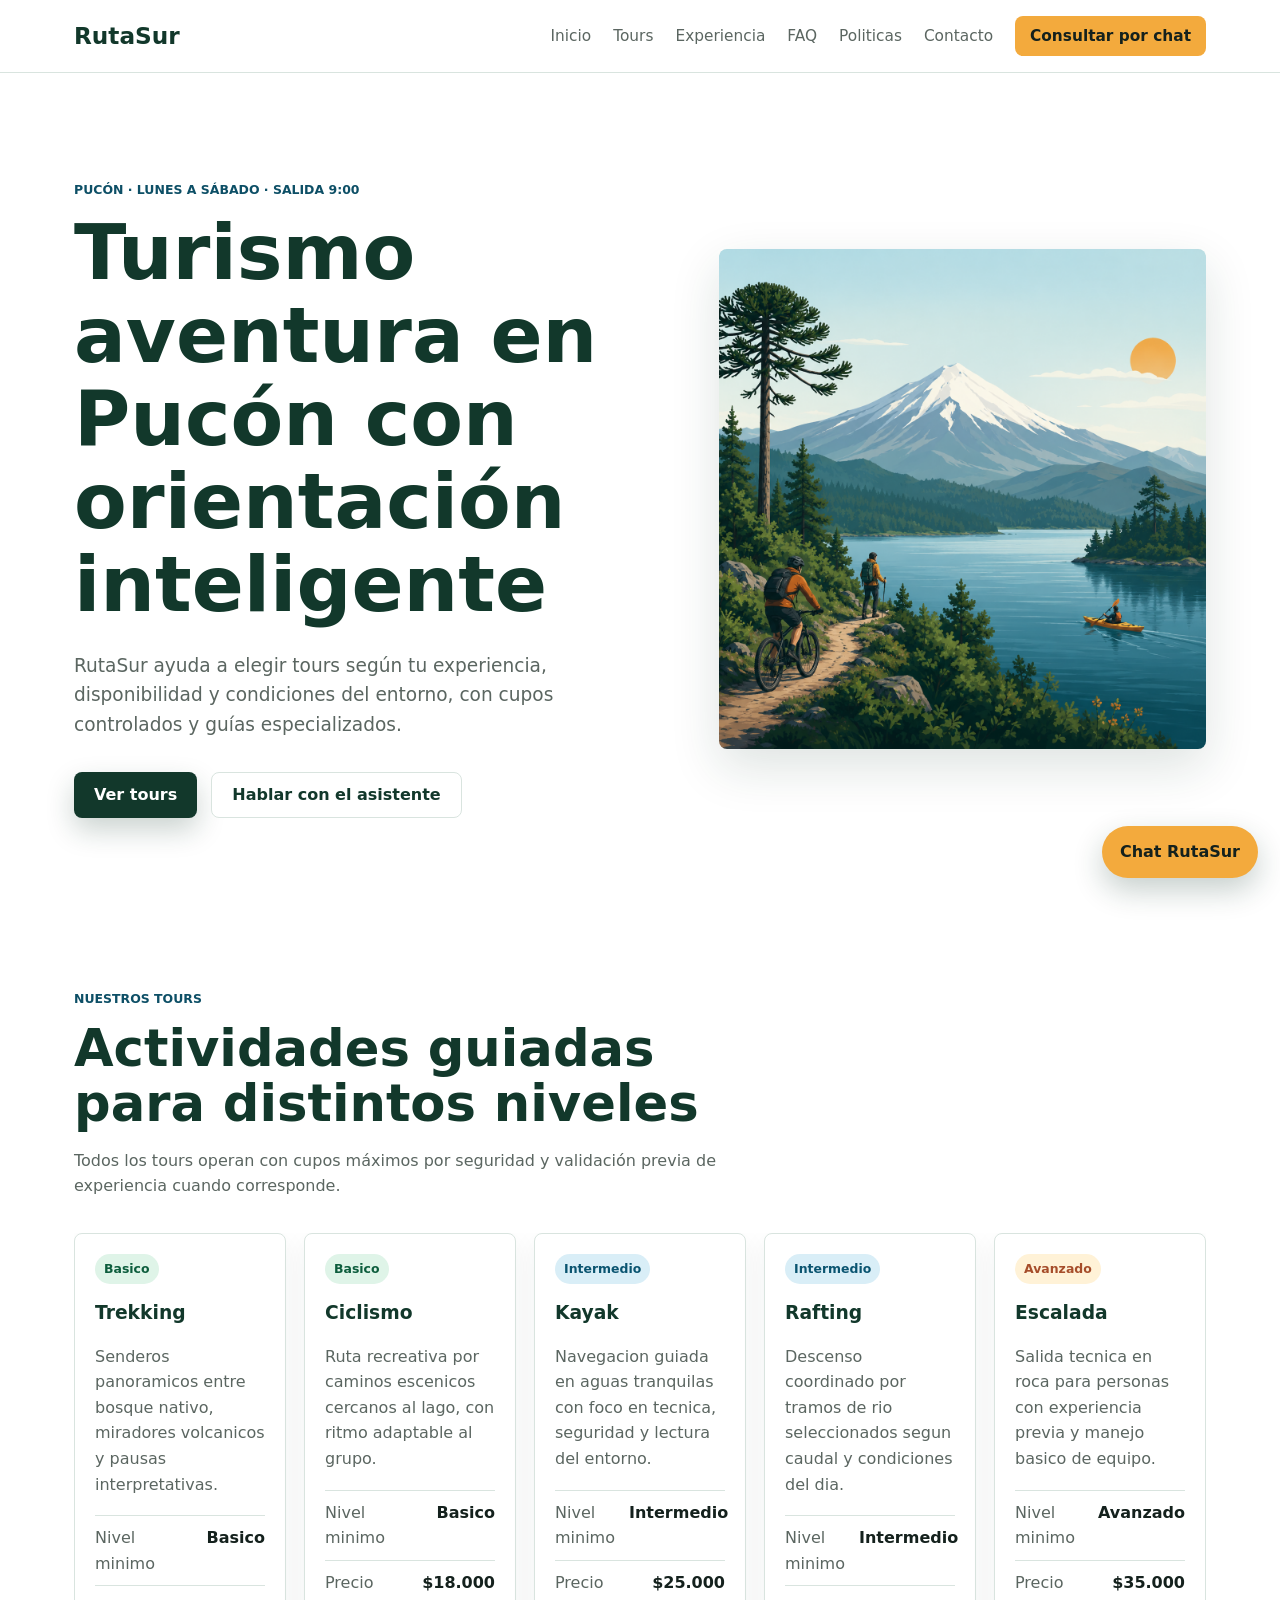
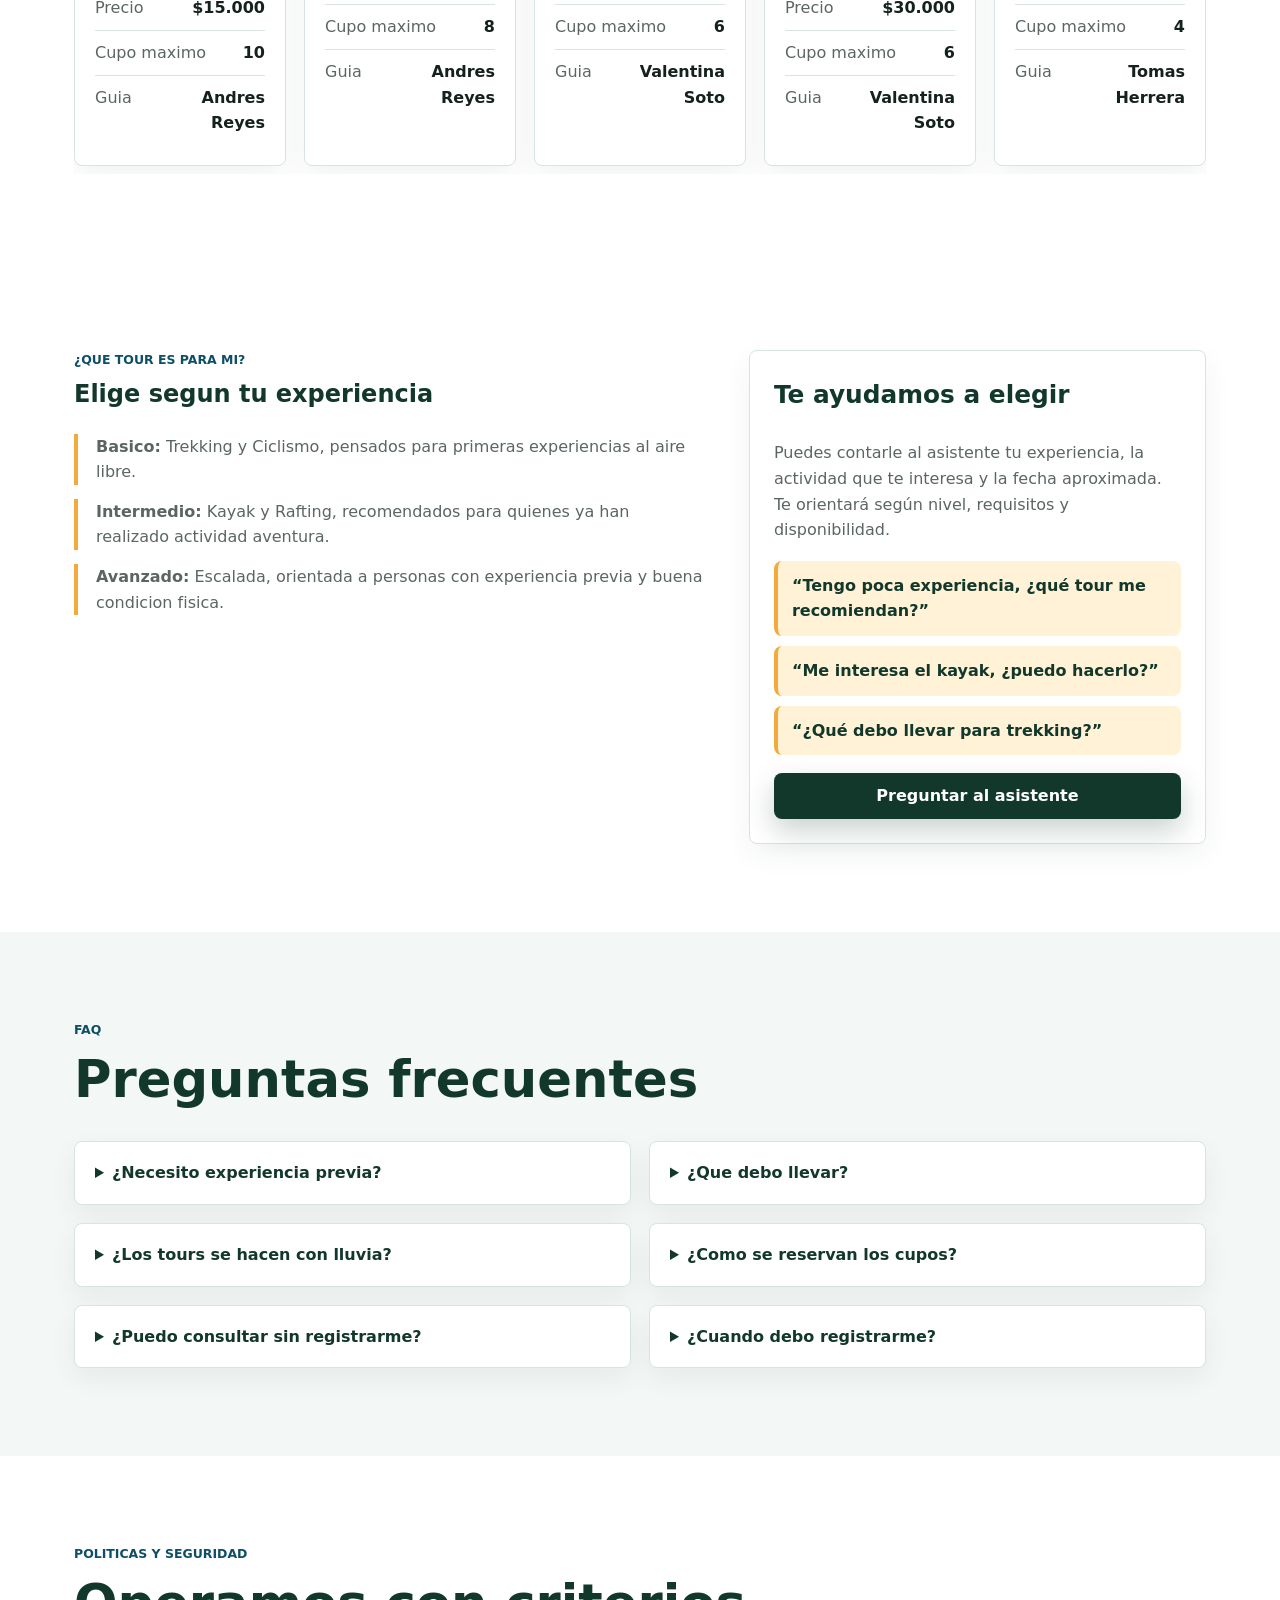
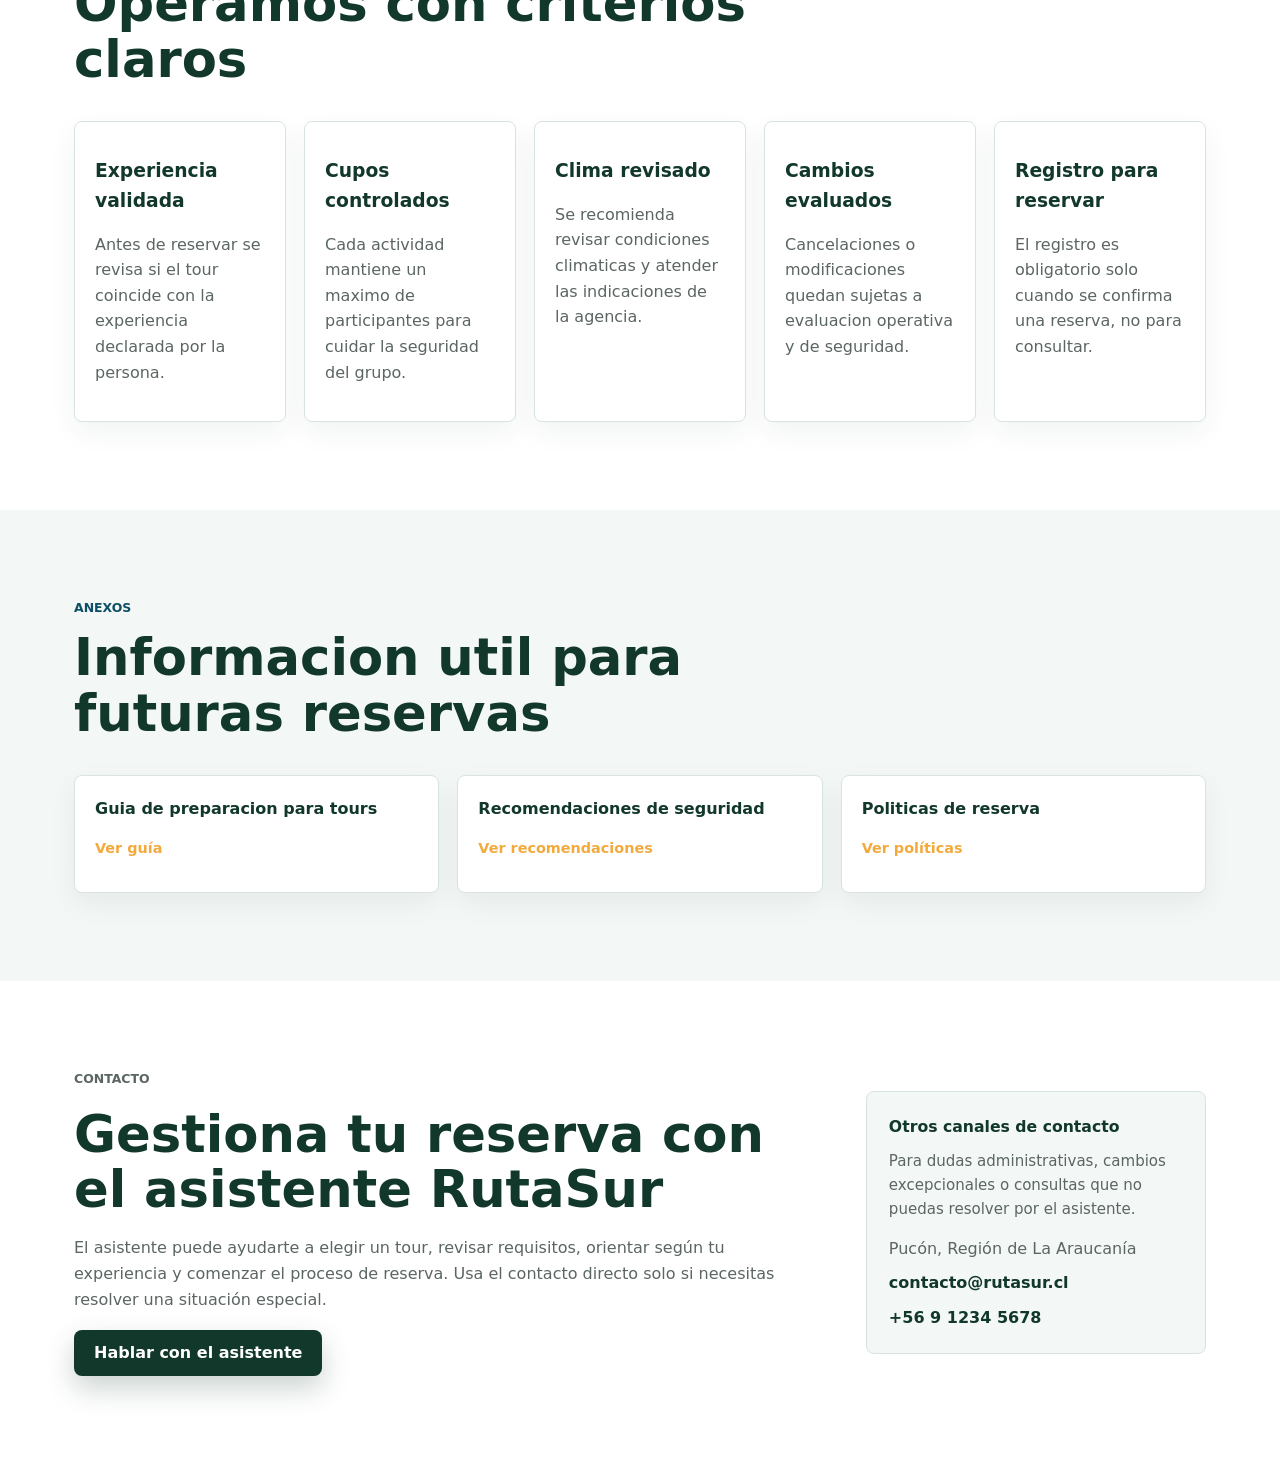
<file: index.html>
<!DOCTYPE html>
<html lang="es">
<head>
  <meta charset="UTF-8">
  <meta name="viewport" content="width=device-width, initial-scale=1.0">
  <title>RutaSur | Turismo aventura en Pucon</title>
  <meta name="description" content="Landing page local de RutaSur, agencia ficticia de turismo aventura en Pucon.">
  <link rel="stylesheet" href="styles.css">
</head>
<body>
  <header class="site-header">
    <nav class="nav" aria-label="Navegacion principal">
      <a class="logo" href="#inicio" aria-label="RutaSur inicio">RutaSur</a>
      <button class="nav-toggle" type="button" aria-label="Abrir menu" aria-expanded="false">
        <span></span>
        <span></span>
        <span></span>
      </button>
      <div class="nav-menu" id="nav-menu">
        <a href="#inicio">Inicio</a>
        <a href="#tours">Tours</a>
        <a href="#experiencia">Experiencia</a>
        <a href="#faq">FAQ</a>
        <a href="#politicas">Politicas</a>
        <a href="#contacto">Contacto</a>
        <button class="button button-small button-accent open-chat" type="button">Consultar por chat</button>
      </div>
    </nav>
  </header>

  <main>
    <section class="hero" id="inicio">
      <div class="hero-content">
        <p class="eyebrow">Pucón · Lunes a sábado · Salida 9:00</p>
        <h1>Turismo aventura en Pucón con orientación inteligente</h1>
        <p class="hero-copy">RutaSur ayuda a elegir tours según tu experiencia, disponibilidad y condiciones del entorno, con cupos controlados y guías especializados.</p>
        <div class="hero-actions">
          <a class="button button-primary" href="#tours">Ver tours</a>
          <button class="button button-secondary open-chat" type="button">Hablar con el asistente</button>
        </div>
      </div>
      <div class="hero-image">
        <img src="Portada.png" alt="Paisaje de turismo aventura en Pucón con lago, montaña y actividades al aire libre">
      </div>
    </section>

    <section class="section" id="tours">
      <div class="section-heading">
        <p class="eyebrow">Nuestros tours</p>
        <h2>Actividades guiadas para distintos niveles</h2>
        <p>Todos los tours operan con cupos máximos por seguridad y validación previa de experiencia cuando corresponde.</p>
      </div>
      <div class="tour-grid">
        <article class="tour-card">
          <span class="level level-basic">Basico</span>
          <h3>Trekking</h3>
          <p>Senderos panoramicos entre bosque nativo, miradores volcanicos y pausas interpretativas.</p>
          <dl>
            <div><dt>Nivel minimo</dt><dd>Basico</dd></div>
            <div><dt>Precio</dt><dd>$15.000</dd></div>
            <div><dt>Cupo maximo</dt><dd>10</dd></div>
            <div><dt>Guia</dt><dd>Andres Reyes</dd></div>
          </dl>
        </article>
        <article class="tour-card">
          <span class="level level-basic">Basico</span>
          <h3>Ciclismo</h3>
          <p>Ruta recreativa por caminos escenicos cercanos al lago, con ritmo adaptable al grupo.</p>
          <dl>
            <div><dt>Nivel minimo</dt><dd>Basico</dd></div>
            <div><dt>Precio</dt><dd>$18.000</dd></div>
            <div><dt>Cupo maximo</dt><dd>8</dd></div>
            <div><dt>Guia</dt><dd>Andres Reyes</dd></div>
          </dl>
        </article>
        <article class="tour-card">
          <span class="level level-intermediate">Intermedio</span>
          <h3>Kayak</h3>
          <p>Navegacion guiada en aguas tranquilas con foco en tecnica, seguridad y lectura del entorno.</p>
          <dl>
            <div><dt>Nivel minimo</dt><dd>Intermedio</dd></div>
            <div><dt>Precio</dt><dd>$25.000</dd></div>
            <div><dt>Cupo maximo</dt><dd>6</dd></div>
            <div><dt>Guia</dt><dd>Valentina Soto</dd></div>
          </dl>
        </article>
        <article class="tour-card">
          <span class="level level-intermediate">Intermedio</span>
          <h3>Rafting</h3>
          <p>Descenso coordinado por tramos de rio seleccionados segun caudal y condiciones del dia.</p>
          <dl>
            <div><dt>Nivel minimo</dt><dd>Intermedio</dd></div>
            <div><dt>Precio</dt><dd>$30.000</dd></div>
            <div><dt>Cupo maximo</dt><dd>6</dd></div>
            <div><dt>Guia</dt><dd>Valentina Soto</dd></div>
          </dl>
        </article>
        <article class="tour-card">
          <span class="level level-advanced">Avanzado</span>
          <h3>Escalada</h3>
          <p>Salida tecnica en roca para personas con experiencia previa y manejo basico de equipo.</p>
          <dl>
            <div><dt>Nivel minimo</dt><dd>Avanzado</dd></div>
            <div><dt>Precio</dt><dd>$35.000</dd></div>
            <div><dt>Cupo maximo</dt><dd>4</dd></div>
            <div><dt>Guia</dt><dd>Tomas Herrera</dd></div>
          </dl>
        </article>
      </div>
    </section>

    <section class="section split-section" id="experiencia">
      <div>
        <p class="eyebrow">¿Que tour es para mi?</p>
        <h2>Elige segun tu experiencia</h2>
        <div class="level-list">
          <p><strong>Basico:</strong> Trekking y Ciclismo, pensados para primeras experiencias al aire libre.</p>
          <p><strong>Intermedio:</strong> Kayak y Rafting, recomendados para quienes ya han realizado actividad aventura.</p>
          <p><strong>Avanzado:</strong> Escalada, orientada a personas con experiencia previa y buena condicion fisica.</p>
        </div>
      </div>
      <article class="advisor-card">
        <h3>Te ayudamos a elegir</h3>
        <p>Puedes contarle al asistente tu experiencia, la actividad que te interesa y la fecha aproximada. Te orientará según nivel, requisitos y disponibilidad.</p>
        <ul class="advisor-examples">
          <li>“Tengo poca experiencia, ¿qué tour me recomiendan?”</li>
          <li>“Me interesa el kayak, ¿puedo hacerlo?”</li>
          <li>“¿Qué debo llevar para trekking?”</li>
        </ul>
        <button class="button button-primary open-chat" type="button" data-chat-suggestion="Hola, quiero que me orienten para elegir un tour.">Preguntar al asistente</button>
      </article>
    </section>

    <section class="section muted-section" id="faq">
      <div class="section-heading">
        <p class="eyebrow">FAQ</p>
        <h2>Preguntas frecuentes</h2>
      </div>
      <div class="faq-grid">
        <details>
          <summary>¿Necesito experiencia previa?</summary>
          <p>Para Trekking y Ciclismo no es necesaria. Kayak, Rafting y Escalada requieren mayor experiencia segun el nivel del tour.</p>
        </details>
        <details>
          <summary>¿Que debo llevar?</summary>
          <p>Ropa comoda, agua, bloqueador, calzado adecuado y una capa impermeable ligera.</p>
        </details>
        <details>
          <summary>¿Los tours se hacen con lluvia?</summary>
          <p>Depende de la actividad, el clima y la evaluacion de seguridad realizada por la agencia.</p>
        </details>
        <details>
          <summary>¿Como se reservan los cupos?</summary>
          <p>Primero se consulta disponibilidad y experiencia. Luego se confirma la reserva con los datos requeridos.</p>
        </details>
        <details>
          <summary>¿Puedo consultar sin registrarme?</summary>
          <p>Si. Puedes pedir informacion general sin crear registro.</p>
        </details>
        <details>
          <summary>¿Cuando debo registrarme?</summary>
          <p>Solo cuando quieras reservar un cupo y entregar antecedentes necesarios para la salida.</p>
        </details>
      </div>
    </section>

    <section class="section" id="politicas">
      <div class="section-heading">
        <p class="eyebrow">Politicas y seguridad</p>
        <h2>Operamos con criterios claros</h2>
      </div>
      <div class="policy-grid">
        <article>
          <h3>Experiencia validada</h3>
          <p>Antes de reservar se revisa si el tour coincide con la experiencia declarada por la persona.</p>
        </article>
        <article>
          <h3>Cupos controlados</h3>
          <p>Cada actividad mantiene un maximo de participantes para cuidar la seguridad del grupo.</p>
        </article>
        <article>
          <h3>Clima revisado</h3>
          <p>Se recomienda revisar condiciones climaticas y atender las indicaciones de la agencia.</p>
        </article>
        <article>
          <h3>Cambios evaluados</h3>
          <p>Cancelaciones o modificaciones quedan sujetas a evaluacion operativa y de seguridad.</p>
        </article>
        <article>
          <h3>Registro para reservar</h3>
          <p>El registro es obligatorio solo cuando se confirma una reserva, no para consultar.</p>
        </article>
      </div>
    </section>

    <section class="section muted-section" id="anexos">
      <div class="section-heading">
        <p class="eyebrow">Anexos</p>
        <h2>Informacion util para futuras reservas</h2>
      </div>
      <div class="resource-grid">
        <a href="guia-preparacion-tours.html" aria-label="Guia de preparacion para tours" data-resource-label="Ver guía">Guia de preparacion para tours</a>
        <a href="recomendaciones-seguridad.html" aria-label="Recomendaciones de seguridad" data-resource-label="Ver recomendaciones">Recomendaciones de seguridad</a>
        <a href="politicas-reserva.html" aria-label="Politicas de reserva" data-resource-label="Ver políticas">Politicas de reserva</a>
      </div>
    </section>

    <section class="contact-section" id="contacto">
      <div class="contact-primary">
        <p class="eyebrow">Contacto</p>
        <h2>Gestiona tu reserva con el asistente RutaSur</h2>
        <p>El asistente puede ayudarte a elegir un tour, revisar requisitos, orientar según tu experiencia y comenzar el proceso de reserva. Usa el contacto directo solo si necesitas resolver una situación especial.</p>
        <button class="button button-primary open-chat" type="button" data-chat-suggestion="Hola, quiero consultar por una reserva.">Hablar con el asistente</button>
      </div>
      <address class="contact-card">
        <strong>Otros canales de contacto</strong>
        <p>Para dudas administrativas, cambios excepcionales o consultas que no puedas resolver por el asistente.</p>
        <span>Pucón, Región de La Araucanía</span>
        <a href="mailto:contacto@rutasur.cl">contacto@rutasur.cl</a>
        <a href="tel:+56912345678">+56 9 1234 5678</a>
      </address>
    </section>
  </main>

  <button class="chat-fab open-chat" type="button" aria-label="Abrir Chat RutaSur">Chat RutaSur</button>

  <aside class="chat-widget" id="chat-widget" aria-label="Chat visual RutaSur" aria-hidden="true">
    <div class="chat-header">
      <div>
        <strong>Asistente RutaSur</strong>
      </div>
      <button class="chat-close" type="button" aria-label="Cerrar chat">×</button>
    </div>
    <div class="chat-messages" id="chat-messages" aria-live="polite">
      <p class="message assistant">¡Hola! Soy el asistente de RutaSur. Puedo ayudarte a conocer nuestros tours, revisar precios, resolver dudas sobre requisitos y orientarte si quieres iniciar una reserva.</p>
    </div>
    <form class="chat-form" id="chat-form">
      <input id="chat-input" type="text" placeholder="Escribe tu consulta..." autocomplete="off" aria-label="Mensaje para el asistente">
      <button type="submit">Enviar</button>
    </form>
  </aside>

  <script src="script.js?v=5"></script>
</body>
</html>
</file>
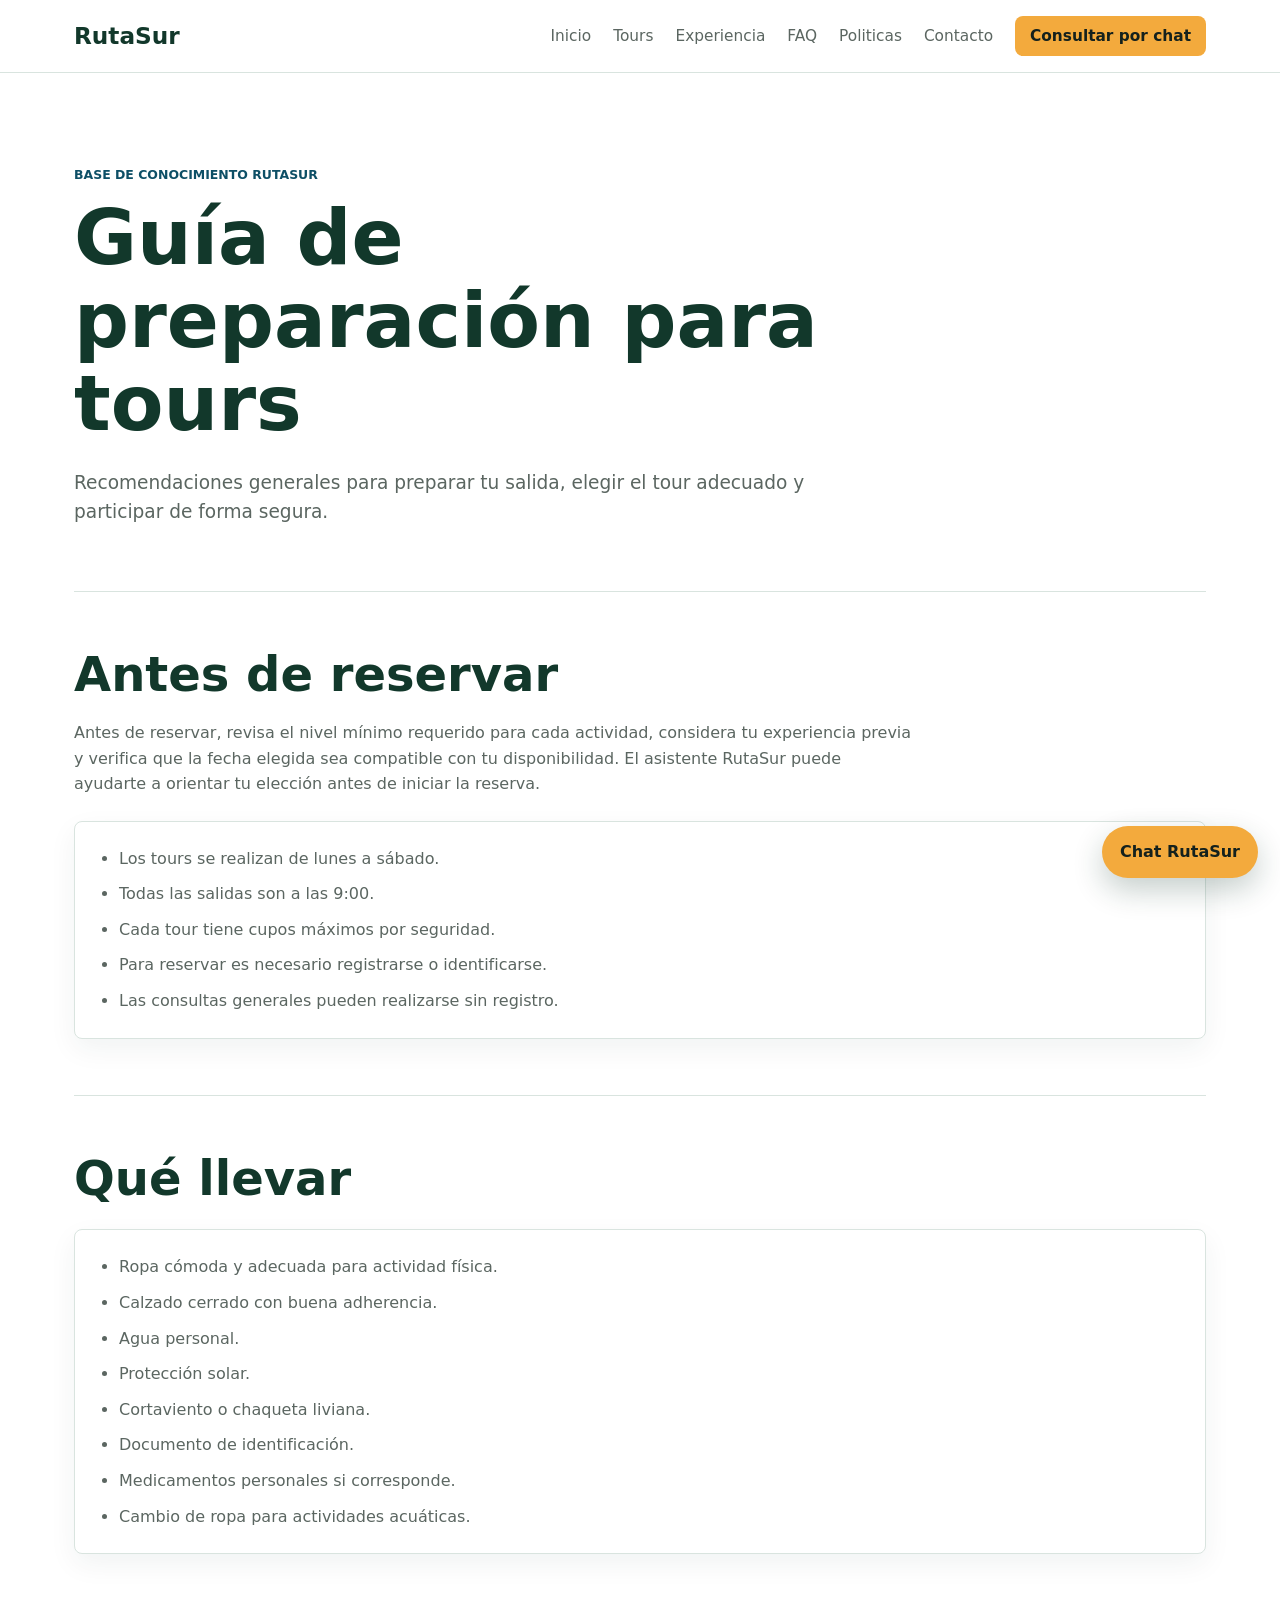
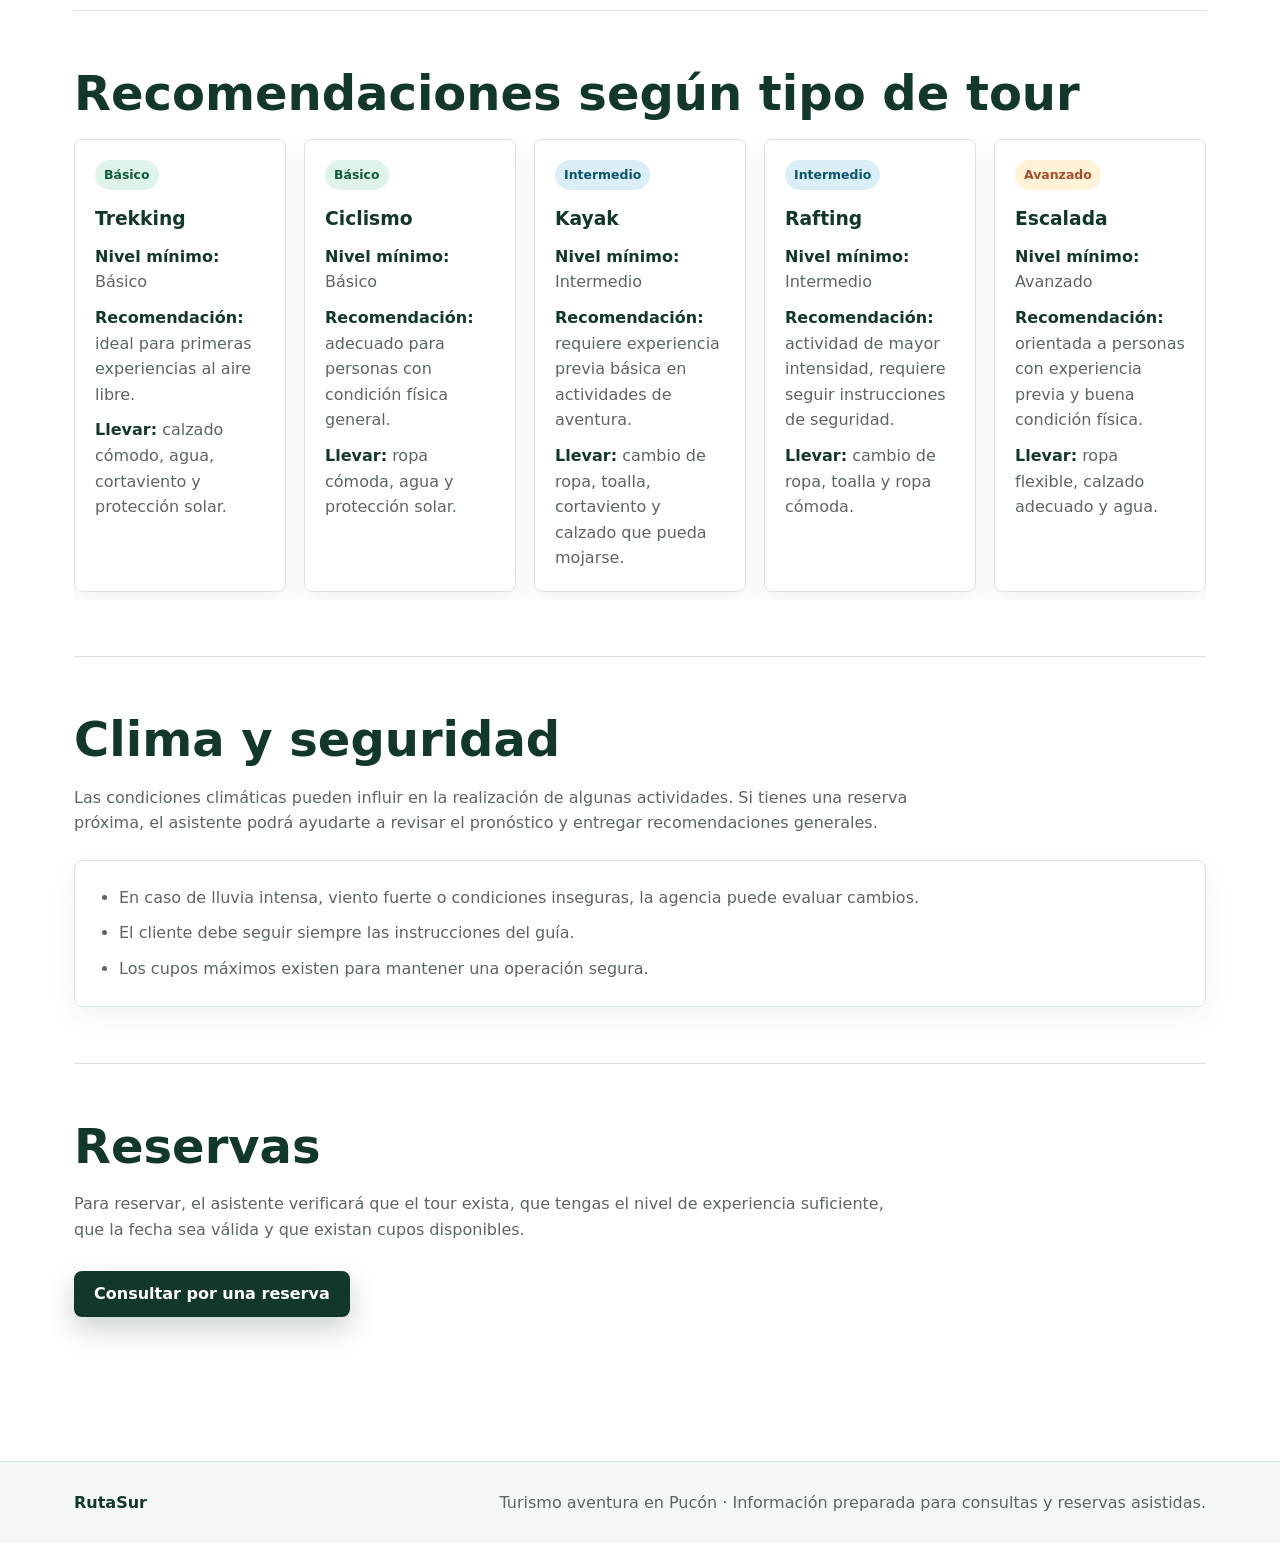
<file: guia-preparacion-tours.html>
<!DOCTYPE html>
<html lang="es">
<head>
  <meta charset="UTF-8">
  <meta name="viewport" content="width=device-width, initial-scale=1.0">
  <title>RutaSur | Guia de preparacion para tours</title>
  <meta name="description" content="Guia de preparacion para tours RutaSur en Pucon.">
  <link rel="stylesheet" href="styles.css">
</head>
<body>
  <header class="site-header">
    <nav class="nav" aria-label="Navegacion principal">
      <a class="logo" href="index.html#inicio" aria-label="RutaSur inicio">RutaSur</a>
      <button class="nav-toggle" type="button" aria-label="Abrir menu" aria-expanded="false">
        <span></span>
        <span></span>
        <span></span>
      </button>
      <div class="nav-menu" id="nav-menu">
        <a href="index.html#inicio">Inicio</a>
        <a href="index.html#tours">Tours</a>
        <a href="index.html#experiencia">Experiencia</a>
        <a href="index.html#faq">FAQ</a>
        <a href="index.html#politicas">Politicas</a>
        <a href="index.html#contacto">Contacto</a>
        <button class="button button-small button-accent open-chat" type="button">Consultar por chat</button>
      </div>
    </nav>
  </header>

  <main>
    <section class="internal-hero">
      <p class="eyebrow">Base de conocimiento RutaSur</p>
      <h1>Guía de preparación para tours</h1>
      <p>Recomendaciones generales para preparar tu salida, elegir el tour adecuado y participar de forma segura.</p>
    </section>

    <div class="guide-content">
      <section class="guide-section" id="antes-de-reservar">
        <h2>Antes de reservar</h2>
        <p>Antes de reservar, revisa el nivel mínimo requerido para cada actividad, considera tu experiencia previa y verifica que la fecha elegida sea compatible con tu disponibilidad. El asistente RutaSur puede ayudarte a orientar tu elección antes de iniciar la reserva.</p>
        <div class="info-panel">
          <ul class="check-list">
            <li>Los tours se realizan de lunes a sábado.</li>
            <li>Todas las salidas son a las 9:00.</li>
            <li>Cada tour tiene cupos máximos por seguridad.</li>
            <li>Para reservar es necesario registrarse o identificarse.</li>
            <li>Las consultas generales pueden realizarse sin registro.</li>
          </ul>
        </div>
      </section>

      <section class="guide-section" id="que-llevar">
        <h2>Qué llevar</h2>
        <div class="info-panel">
          <ul class="check-list">
            <li>Ropa cómoda y adecuada para actividad física.</li>
            <li>Calzado cerrado con buena adherencia.</li>
            <li>Agua personal.</li>
            <li>Protección solar.</li>
            <li>Cortaviento o chaqueta liviana.</li>
            <li>Documento de identificación.</li>
            <li>Medicamentos personales si corresponde.</li>
            <li>Cambio de ropa para actividades acuáticas.</li>
          </ul>
        </div>
      </section>

      <section class="guide-section" id="recomendaciones">
        <h2>Recomendaciones según tipo de tour</h2>
        <div class="guide-card-grid">
          <article class="guide-card">
            <span class="level level-basic">Básico</span>
            <h3>Trekking</h3>
            <p><strong>Nivel mínimo:</strong> Básico</p>
            <p><strong>Recomendación:</strong> ideal para primeras experiencias al aire libre.</p>
            <p><strong>Llevar:</strong> calzado cómodo, agua, cortaviento y protección solar.</p>
          </article>
          <article class="guide-card">
            <span class="level level-basic">Básico</span>
            <h3>Ciclismo</h3>
            <p><strong>Nivel mínimo:</strong> Básico</p>
            <p><strong>Recomendación:</strong> adecuado para personas con condición física general.</p>
            <p><strong>Llevar:</strong> ropa cómoda, agua y protección solar.</p>
          </article>
          <article class="guide-card">
            <span class="level level-intermediate">Intermedio</span>
            <h3>Kayak</h3>
            <p><strong>Nivel mínimo:</strong> Intermedio</p>
            <p><strong>Recomendación:</strong> requiere experiencia previa básica en actividades de aventura.</p>
            <p><strong>Llevar:</strong> cambio de ropa, toalla, cortaviento y calzado que pueda mojarse.</p>
          </article>
          <article class="guide-card">
            <span class="level level-intermediate">Intermedio</span>
            <h3>Rafting</h3>
            <p><strong>Nivel mínimo:</strong> Intermedio</p>
            <p><strong>Recomendación:</strong> actividad de mayor intensidad, requiere seguir instrucciones de seguridad.</p>
            <p><strong>Llevar:</strong> cambio de ropa, toalla y ropa cómoda.</p>
          </article>
          <article class="guide-card">
            <span class="level level-advanced">Avanzado</span>
            <h3>Escalada</h3>
            <p><strong>Nivel mínimo:</strong> Avanzado</p>
            <p><strong>Recomendación:</strong> orientada a personas con experiencia previa y buena condición física.</p>
            <p><strong>Llevar:</strong> ropa flexible, calzado adecuado y agua.</p>
          </article>
        </div>
      </section>

      <section class="guide-section" id="clima-y-seguridad">
        <h2>Clima y seguridad</h2>
        <p>Las condiciones climáticas pueden influir en la realización de algunas actividades. Si tienes una reserva próxima, el asistente podrá ayudarte a revisar el pronóstico y entregar recomendaciones generales.</p>
        <div class="info-panel">
          <ul class="check-list">
            <li>En caso de lluvia intensa, viento fuerte o condiciones inseguras, la agencia puede evaluar cambios.</li>
            <li>El cliente debe seguir siempre las instrucciones del guía.</li>
            <li>Los cupos máximos existen para mantener una operación segura.</li>
          </ul>
        </div>
      </section>

      <section class="guide-section" id="reservas">
        <h2>Reservas</h2>
        <p>Para reservar, el asistente verificará que el tour exista, que tengas el nivel de experiencia suficiente, que la fecha sea válida y que existan cupos disponibles.</p>
        <div class="guide-actions">
          <a class="button button-primary" href="index.html?chat=reserva#contacto">Consultar por una reserva</a>
        </div>
      </section>
    </div>
  </main>

  <footer class="site-footer">
    <div class="footer-inner">
      <strong>RutaSur</strong>
      <span>Turismo aventura en Pucón · Información preparada para consultas y reservas asistidas.</span>
    </div>
  </footer>

  <button class="chat-fab open-chat" type="button" aria-label="Abrir Chat RutaSur">Chat RutaSur</button>

  <aside class="chat-widget" id="chat-widget" aria-label="Chat visual RutaSur" aria-hidden="true">
    <div class="chat-header">
      <div>
        <strong>Asistente RutaSur</strong>
      </div>
      <button class="chat-close" type="button" aria-label="Cerrar chat">×</button>
    </div>
    <div class="chat-messages" id="chat-messages" aria-live="polite">
      <p class="message assistant">¡Hola! Soy el asistente de RutaSur. Puedo ayudarte a conocer nuestros tours, revisar precios, resolver dudas sobre requisitos y orientarte si quieres iniciar una reserva.</p>
    </div>
    <form class="chat-form" id="chat-form">
      <input id="chat-input" type="text" placeholder="Escribe tu consulta..." autocomplete="off" aria-label="Mensaje para el asistente">
      <button type="submit">Enviar</button>
    </form>
  </aside>

  <script src="script.js?v=5"></script>
</body>
</html>
</file>
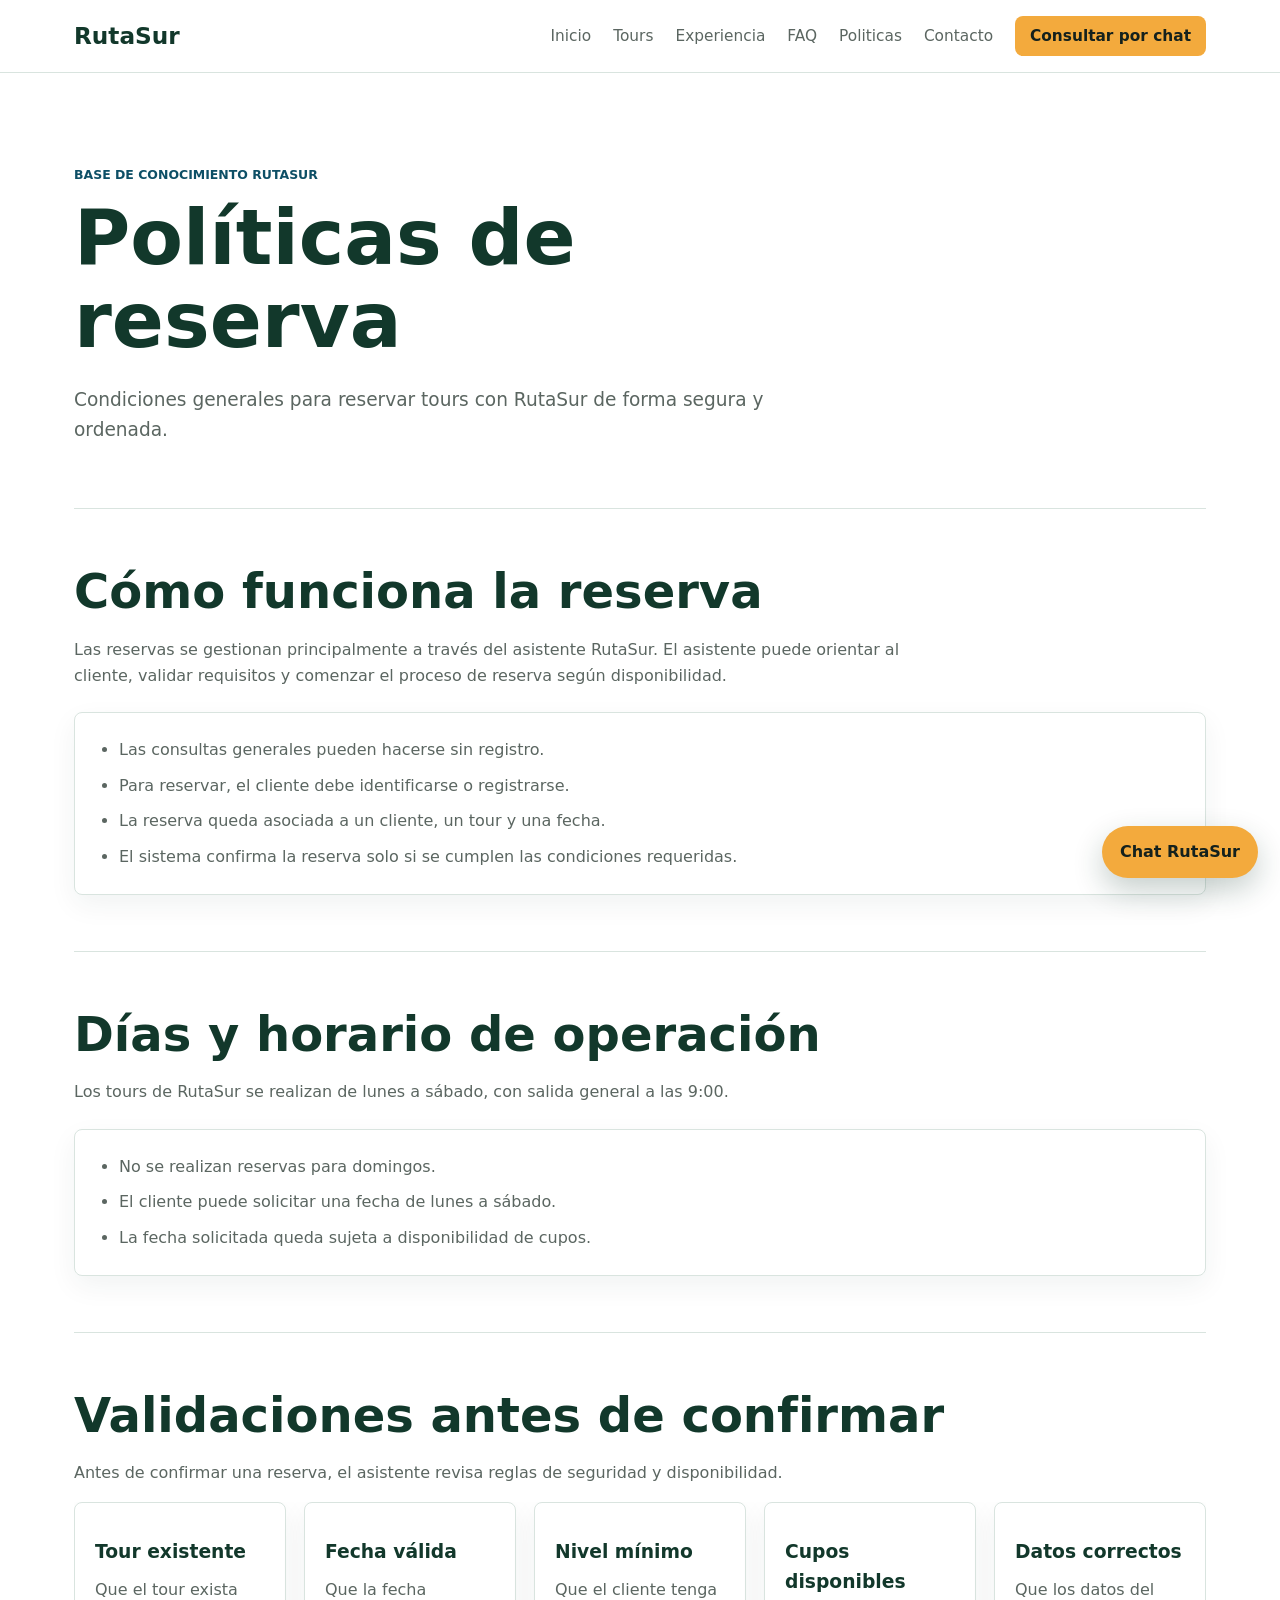
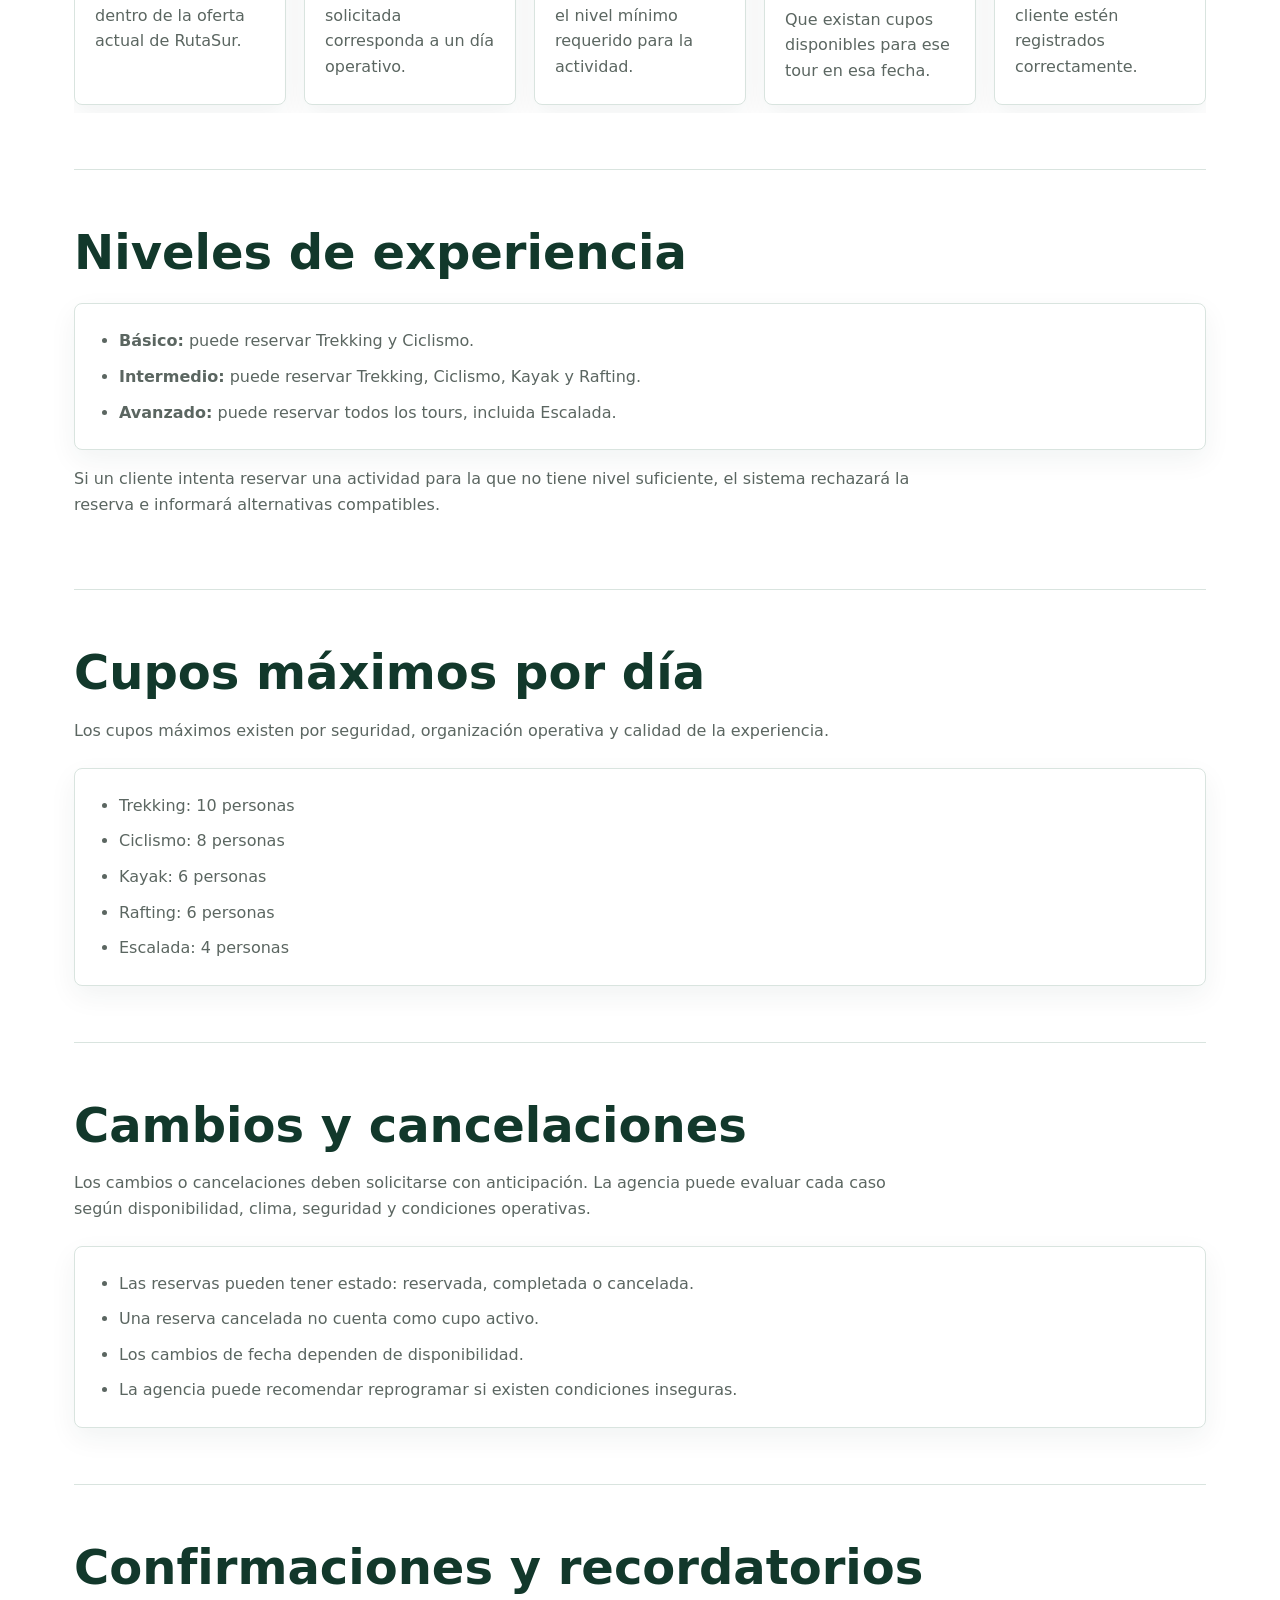
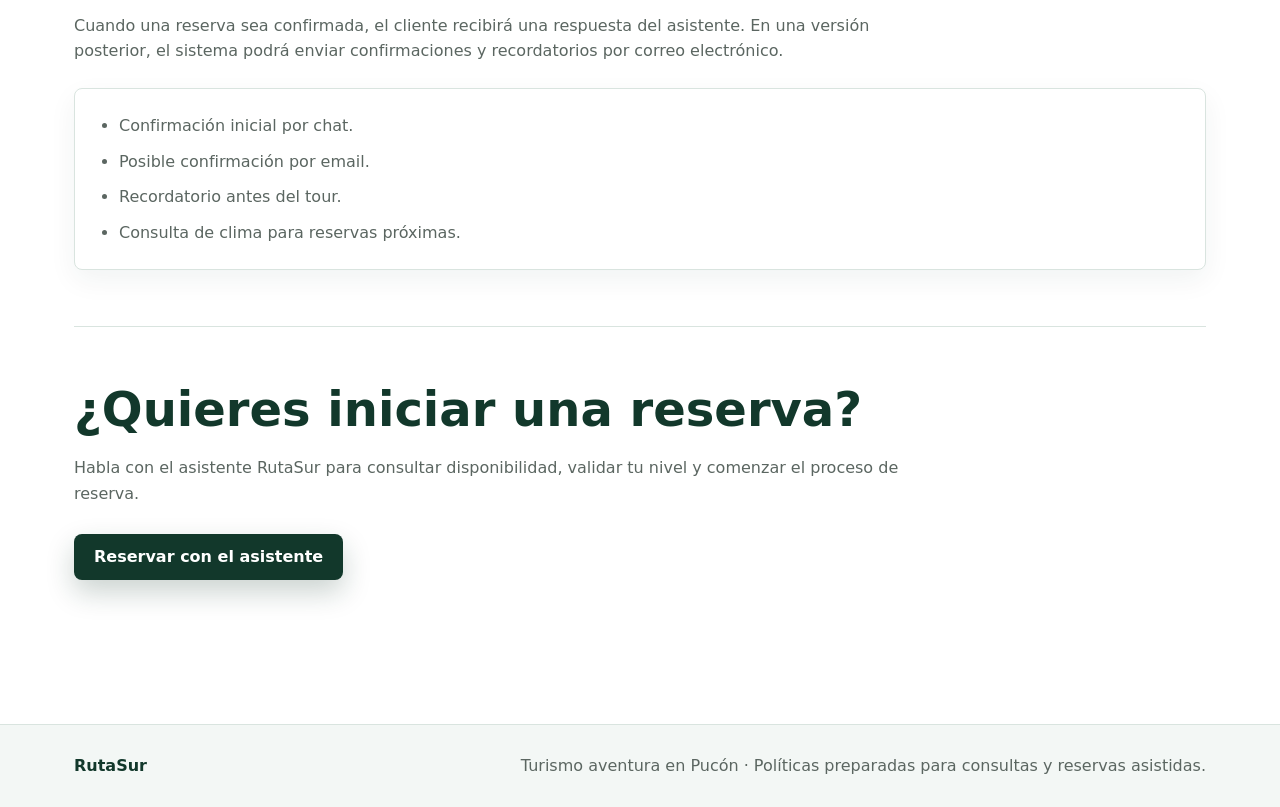
<file: politicas-reserva.html>
<!DOCTYPE html>
<html lang="es">
<head>
  <meta charset="UTF-8">
  <meta name="viewport" content="width=device-width, initial-scale=1.0">
  <title>RutaSur | Políticas de reserva</title>
  <meta name="description" content="Politicas de reserva para tours RutaSur en Pucon.">
  <link rel="stylesheet" href="styles.css">
</head>
<body>
  <header class="site-header">
    <nav class="nav" aria-label="Navegacion principal">
      <a class="logo" href="index.html#inicio" aria-label="RutaSur inicio">RutaSur</a>
      <button class="nav-toggle" type="button" aria-label="Abrir menu" aria-expanded="false">
        <span></span>
        <span></span>
        <span></span>
      </button>
      <div class="nav-menu" id="nav-menu">
        <a href="index.html#inicio">Inicio</a>
        <a href="index.html#tours">Tours</a>
        <a href="index.html#experiencia">Experiencia</a>
        <a href="index.html#faq">FAQ</a>
        <a href="index.html#politicas">Politicas</a>
        <a href="index.html#contacto">Contacto</a>
        <button class="button button-small button-accent open-chat" type="button">Consultar por chat</button>
      </div>
    </nav>
  </header>

  <main>
    <section class="internal-hero">
      <p class="eyebrow">Base de conocimiento RutaSur</p>
      <h1>Políticas de reserva</h1>
      <p>Condiciones generales para reservar tours con RutaSur de forma segura y ordenada.</p>
    </section>

    <div class="guide-content">
      <section class="guide-section" id="como-funciona">
        <h2>Cómo funciona la reserva</h2>
        <p>Las reservas se gestionan principalmente a través del asistente RutaSur. El asistente puede orientar al cliente, validar requisitos y comenzar el proceso de reserva según disponibilidad.</p>
        <div class="info-panel">
          <ul class="check-list">
            <li>Las consultas generales pueden hacerse sin registro.</li>
            <li>Para reservar, el cliente debe identificarse o registrarse.</li>
            <li>La reserva queda asociada a un cliente, un tour y una fecha.</li>
            <li>El sistema confirma la reserva solo si se cumplen las condiciones requeridas.</li>
          </ul>
        </div>
      </section>

      <section class="guide-section" id="dias-y-horario">
        <h2>Días y horario de operación</h2>
        <p>Los tours de RutaSur se realizan de lunes a sábado, con salida general a las 9:00.</p>
        <div class="info-panel">
          <ul class="check-list">
            <li>No se realizan reservas para domingos.</li>
            <li>El cliente puede solicitar una fecha de lunes a sábado.</li>
            <li>La fecha solicitada queda sujeta a disponibilidad de cupos.</li>
          </ul>
        </div>
      </section>

      <section class="guide-section" id="validaciones">
        <h2>Validaciones antes de confirmar</h2>
        <p>Antes de confirmar una reserva, el asistente revisa reglas de seguridad y disponibilidad.</p>
        <div class="guide-card-grid">
          <article class="guide-card">
            <h3>Tour existente</h3>
            <p>Que el tour exista dentro de la oferta actual de RutaSur.</p>
          </article>
          <article class="guide-card">
            <h3>Fecha válida</h3>
            <p>Que la fecha solicitada corresponda a un día operativo.</p>
          </article>
          <article class="guide-card">
            <h3>Nivel mínimo</h3>
            <p>Que el cliente tenga el nivel mínimo requerido para la actividad.</p>
          </article>
          <article class="guide-card">
            <h3>Cupos disponibles</h3>
            <p>Que existan cupos disponibles para ese tour en esa fecha.</p>
          </article>
          <article class="guide-card">
            <h3>Datos correctos</h3>
            <p>Que los datos del cliente estén registrados correctamente.</p>
          </article>
        </div>
      </section>

      <section class="guide-section" id="niveles-experiencia">
        <h2>Niveles de experiencia</h2>
        <div class="info-panel">
          <ul class="check-list">
            <li><strong>Básico:</strong> puede reservar Trekking y Ciclismo.</li>
            <li><strong>Intermedio:</strong> puede reservar Trekking, Ciclismo, Kayak y Rafting.</li>
            <li><strong>Avanzado:</strong> puede reservar todos los tours, incluida Escalada.</li>
          </ul>
        </div>
        <p>Si un cliente intenta reservar una actividad para la que no tiene nivel suficiente, el sistema rechazará la reserva e informará alternativas compatibles.</p>
      </section>

      <section class="guide-section" id="cupos-maximos">
        <h2>Cupos máximos por día</h2>
        <p>Los cupos máximos existen por seguridad, organización operativa y calidad de la experiencia.</p>
        <div class="info-panel">
          <ul class="check-list">
            <li>Trekking: 10 personas</li>
            <li>Ciclismo: 8 personas</li>
            <li>Kayak: 6 personas</li>
            <li>Rafting: 6 personas</li>
            <li>Escalada: 4 personas</li>
          </ul>
        </div>
      </section>

      <section class="guide-section" id="cambios-cancelaciones">
        <h2>Cambios y cancelaciones</h2>
        <p>Los cambios o cancelaciones deben solicitarse con anticipación. La agencia puede evaluar cada caso según disponibilidad, clima, seguridad y condiciones operativas.</p>
        <div class="info-panel">
          <ul class="check-list">
            <li>Las reservas pueden tener estado: reservada, completada o cancelada.</li>
            <li>Una reserva cancelada no cuenta como cupo activo.</li>
            <li>Los cambios de fecha dependen de disponibilidad.</li>
            <li>La agencia puede recomendar reprogramar si existen condiciones inseguras.</li>
          </ul>
        </div>
      </section>

      <section class="guide-section" id="confirmaciones">
        <h2>Confirmaciones y recordatorios</h2>
        <p>Cuando una reserva sea confirmada, el cliente recibirá una respuesta del asistente. En una versión posterior, el sistema podrá enviar confirmaciones y recordatorios por correo electrónico.</p>
        <div class="info-panel">
          <ul class="check-list">
            <li>Confirmación inicial por chat.</li>
            <li>Posible confirmación por email.</li>
            <li>Recordatorio antes del tour.</li>
            <li>Consulta de clima para reservas próximas.</li>
          </ul>
        </div>
      </section>

      <section class="guide-section" id="iniciar-reserva">
        <h2>¿Quieres iniciar una reserva?</h2>
        <p>Habla con el asistente RutaSur para consultar disponibilidad, validar tu nivel y comenzar el proceso de reserva.</p>
        <div class="guide-actions">
          <a class="button button-primary" href="index.html?chat=politicas#contacto">Reservar con el asistente</a>
        </div>
      </section>
    </div>
  </main>

  <footer class="site-footer">
    <div class="footer-inner">
      <strong>RutaSur</strong>
      <span>Turismo aventura en Pucón · Políticas preparadas para consultas y reservas asistidas.</span>
    </div>
  </footer>

  <button class="chat-fab open-chat" type="button" aria-label="Abrir Chat RutaSur">Chat RutaSur</button>

  <aside class="chat-widget" id="chat-widget" aria-label="Chat visual RutaSur" aria-hidden="true">
    <div class="chat-header">
      <div>
        <strong>Asistente RutaSur</strong>
      </div>
      <button class="chat-close" type="button" aria-label="Cerrar chat">×</button>
    </div>
    <div class="chat-messages" id="chat-messages" aria-live="polite">
      <p class="message assistant">¡Hola! Soy el asistente de RutaSur. Puedo ayudarte a conocer nuestros tours, revisar precios, resolver dudas sobre requisitos y orientarte si quieres iniciar una reserva.</p>
    </div>
    <form class="chat-form" id="chat-form">
      <input id="chat-input" type="text" placeholder="Escribe tu consulta..." autocomplete="off" aria-label="Mensaje para el asistente">
      <button type="submit">Enviar</button>
    </form>
  </aside>

  <script src="script.js?v=5"></script>
</body>
</html>
</file>
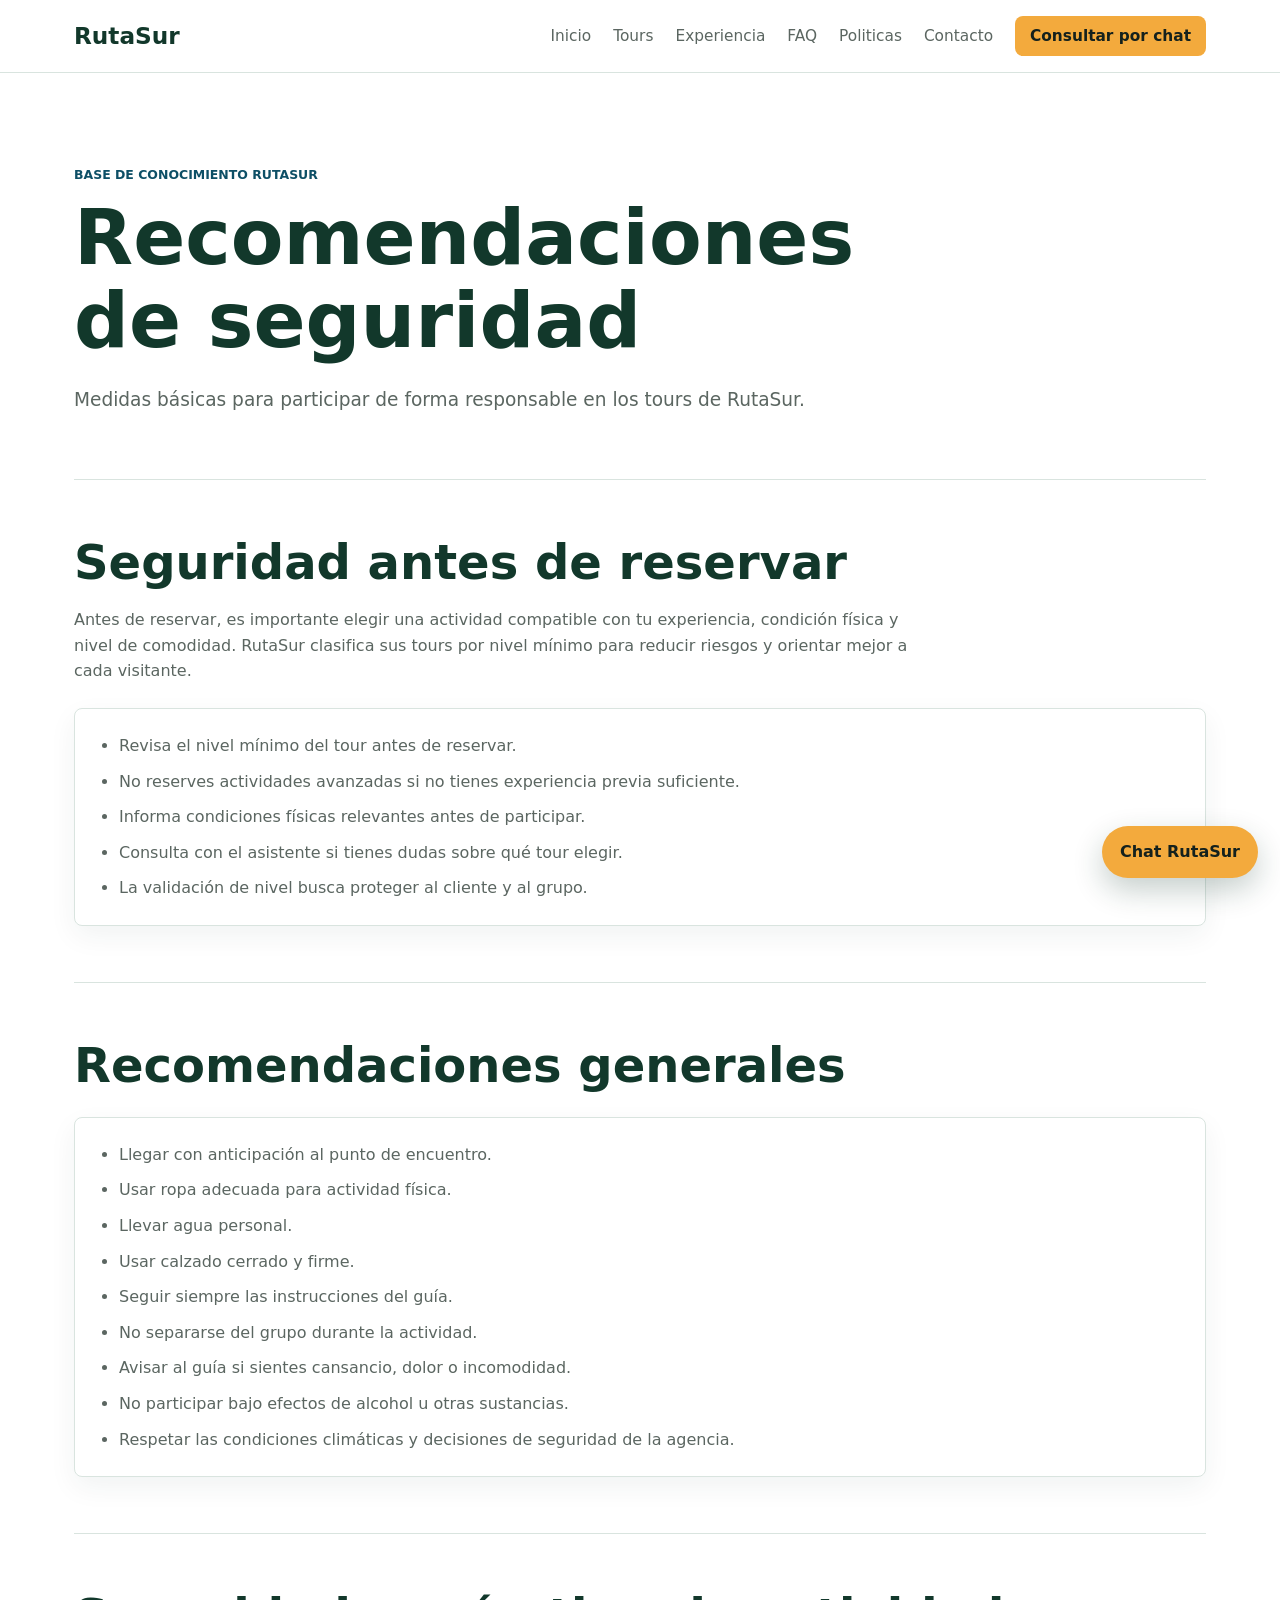
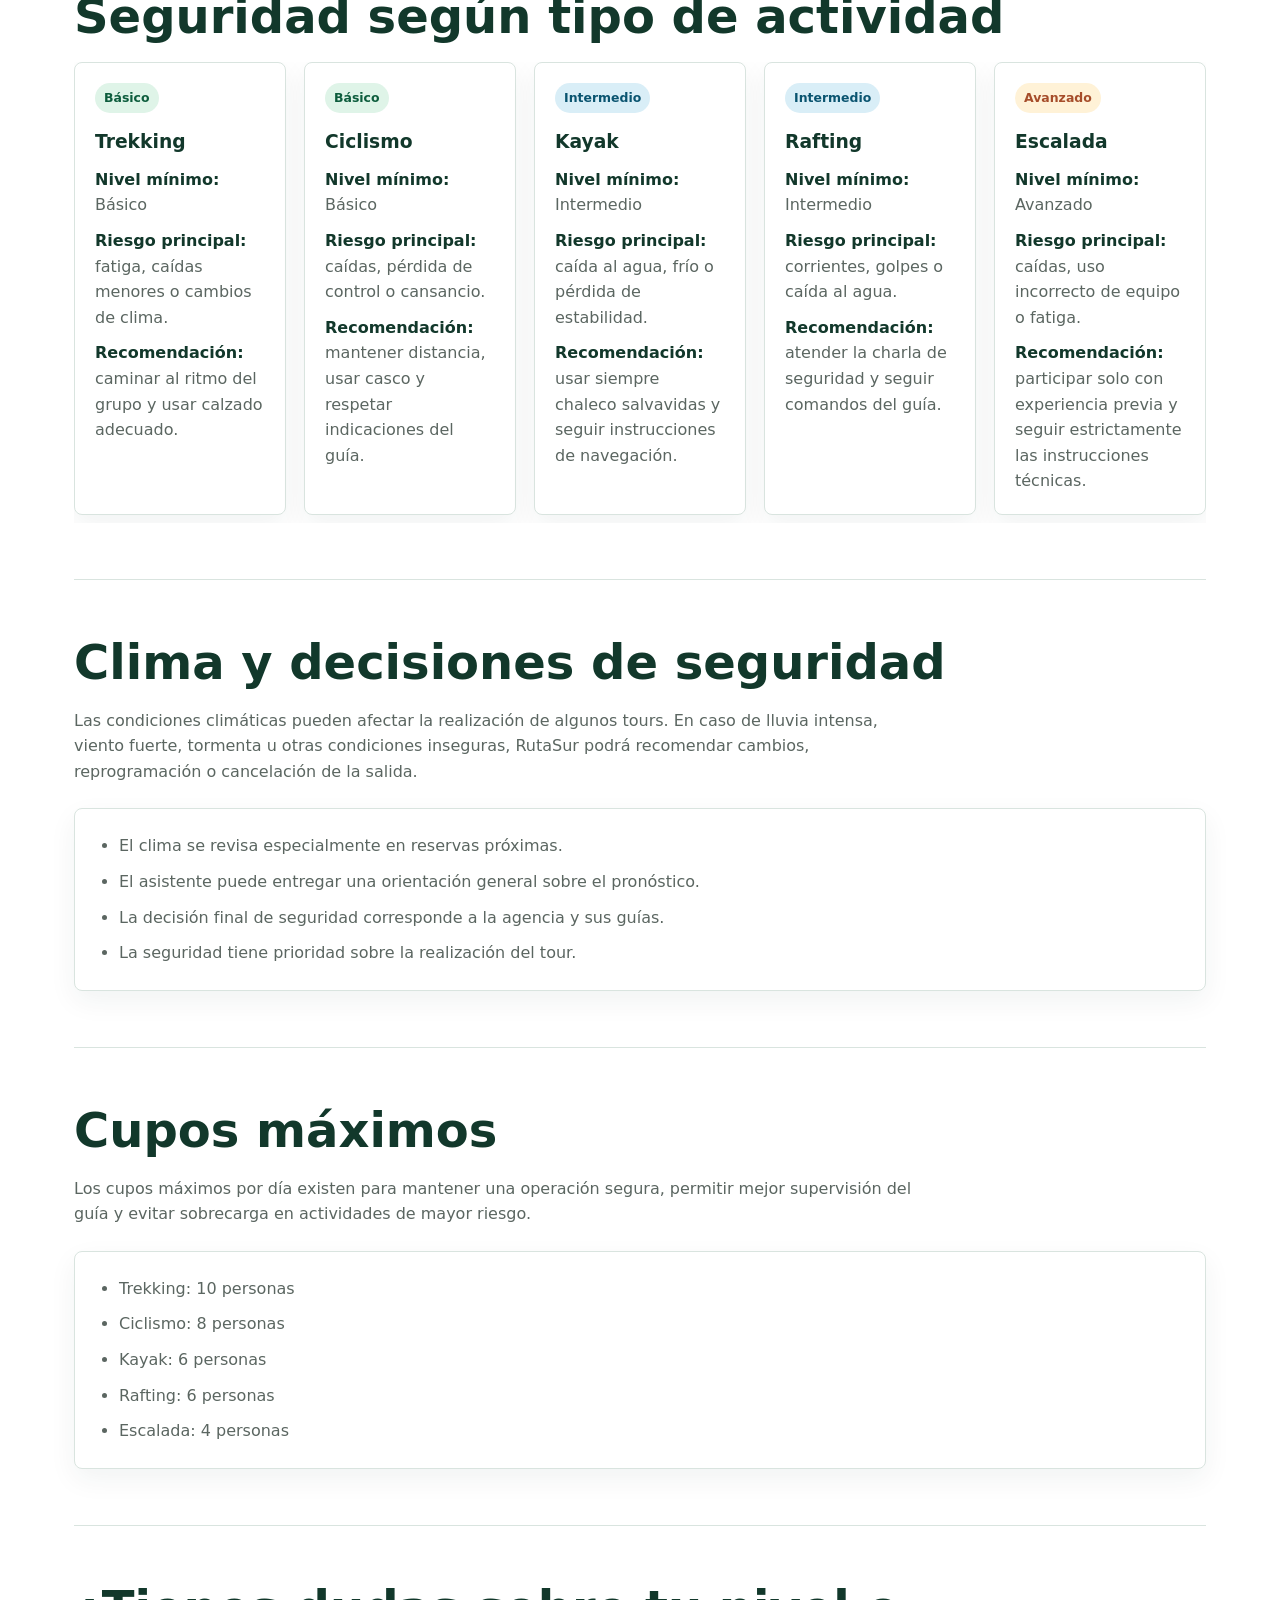
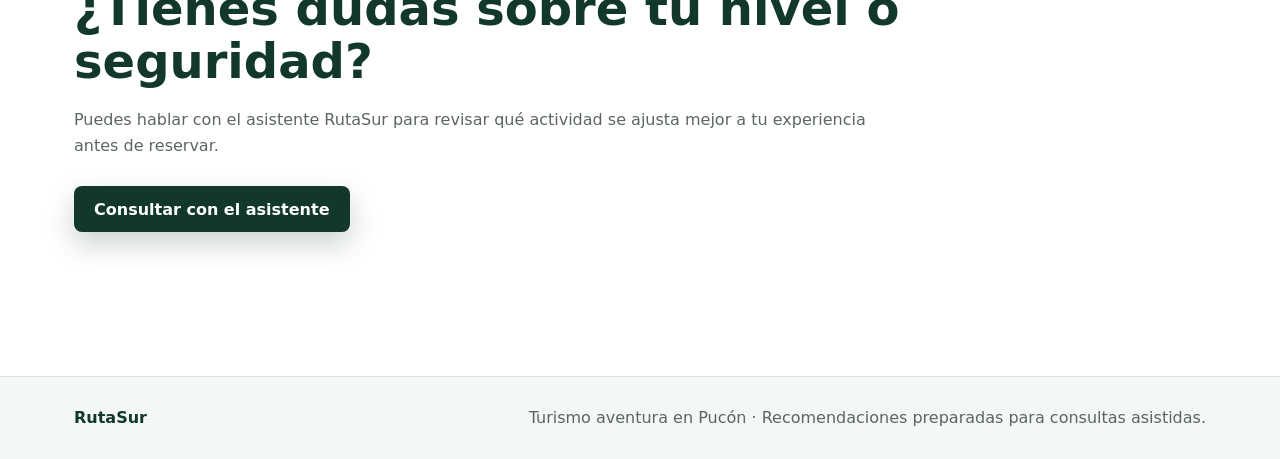
<file: recomendaciones-seguridad.html>
<!DOCTYPE html>
<html lang="es">
<head>
  <meta charset="UTF-8">
  <meta name="viewport" content="width=device-width, initial-scale=1.0">
  <title>RutaSur | Recomendaciones de seguridad</title>
  <meta name="description" content="Recomendaciones de seguridad para tours RutaSur en Pucon.">
  <link rel="stylesheet" href="styles.css">
</head>
<body>
  <header class="site-header">
    <nav class="nav" aria-label="Navegacion principal">
      <a class="logo" href="index.html#inicio" aria-label="RutaSur inicio">RutaSur</a>
      <button class="nav-toggle" type="button" aria-label="Abrir menu" aria-expanded="false">
        <span></span>
        <span></span>
        <span></span>
      </button>
      <div class="nav-menu" id="nav-menu">
        <a href="index.html#inicio">Inicio</a>
        <a href="index.html#tours">Tours</a>
        <a href="index.html#experiencia">Experiencia</a>
        <a href="index.html#faq">FAQ</a>
        <a href="index.html#politicas">Politicas</a>
        <a href="index.html#contacto">Contacto</a>
        <button class="button button-small button-accent open-chat" type="button">Consultar por chat</button>
      </div>
    </nav>
  </header>

  <main>
    <section class="internal-hero">
      <p class="eyebrow">Base de conocimiento RutaSur</p>
      <h1>Recomendaciones de seguridad</h1>
      <p>Medidas básicas para participar de forma responsable en los tours de RutaSur.</p>
    </section>

    <div class="guide-content">
      <section class="guide-section" id="seguridad-antes-de-reservar">
        <h2>Seguridad antes de reservar</h2>
        <p>Antes de reservar, es importante elegir una actividad compatible con tu experiencia, condición física y nivel de comodidad. RutaSur clasifica sus tours por nivel mínimo para reducir riesgos y orientar mejor a cada visitante.</p>
        <div class="info-panel">
          <ul class="check-list">
            <li>Revisa el nivel mínimo del tour antes de reservar.</li>
            <li>No reserves actividades avanzadas si no tienes experiencia previa suficiente.</li>
            <li>Informa condiciones físicas relevantes antes de participar.</li>
            <li>Consulta con el asistente si tienes dudas sobre qué tour elegir.</li>
            <li>La validación de nivel busca proteger al cliente y al grupo.</li>
          </ul>
        </div>
      </section>

      <section class="guide-section" id="recomendaciones-generales">
        <h2>Recomendaciones generales</h2>
        <div class="info-panel">
          <ul class="check-list">
            <li>Llegar con anticipación al punto de encuentro.</li>
            <li>Usar ropa adecuada para actividad física.</li>
            <li>Llevar agua personal.</li>
            <li>Usar calzado cerrado y firme.</li>
            <li>Seguir siempre las instrucciones del guía.</li>
            <li>No separarse del grupo durante la actividad.</li>
            <li>Avisar al guía si sientes cansancio, dolor o incomodidad.</li>
            <li>No participar bajo efectos de alcohol u otras sustancias.</li>
            <li>Respetar las condiciones climáticas y decisiones de seguridad de la agencia.</li>
          </ul>
        </div>
      </section>

      <section class="guide-section" id="seguridad-por-actividad">
        <h2>Seguridad según tipo de actividad</h2>
        <div class="guide-card-grid">
          <article class="guide-card">
            <span class="level level-basic">Básico</span>
            <h3>Trekking</h3>
            <p><strong>Nivel mínimo:</strong> Básico</p>
            <p><strong>Riesgo principal:</strong> fatiga, caídas menores o cambios de clima.</p>
            <p><strong>Recomendación:</strong> caminar al ritmo del grupo y usar calzado adecuado.</p>
          </article>
          <article class="guide-card">
            <span class="level level-basic">Básico</span>
            <h3>Ciclismo</h3>
            <p><strong>Nivel mínimo:</strong> Básico</p>
            <p><strong>Riesgo principal:</strong> caídas, pérdida de control o cansancio.</p>
            <p><strong>Recomendación:</strong> mantener distancia, usar casco y respetar indicaciones del guía.</p>
          </article>
          <article class="guide-card">
            <span class="level level-intermediate">Intermedio</span>
            <h3>Kayak</h3>
            <p><strong>Nivel mínimo:</strong> Intermedio</p>
            <p><strong>Riesgo principal:</strong> caída al agua, frío o pérdida de estabilidad.</p>
            <p><strong>Recomendación:</strong> usar siempre chaleco salvavidas y seguir instrucciones de navegación.</p>
          </article>
          <article class="guide-card">
            <span class="level level-intermediate">Intermedio</span>
            <h3>Rafting</h3>
            <p><strong>Nivel mínimo:</strong> Intermedio</p>
            <p><strong>Riesgo principal:</strong> corrientes, golpes o caída al agua.</p>
            <p><strong>Recomendación:</strong> atender la charla de seguridad y seguir comandos del guía.</p>
          </article>
          <article class="guide-card">
            <span class="level level-advanced">Avanzado</span>
            <h3>Escalada</h3>
            <p><strong>Nivel mínimo:</strong> Avanzado</p>
            <p><strong>Riesgo principal:</strong> caídas, uso incorrecto de equipo o fatiga.</p>
            <p><strong>Recomendación:</strong> participar solo con experiencia previa y seguir estrictamente las instrucciones técnicas.</p>
          </article>
        </div>
      </section>

      <section class="guide-section" id="clima-y-decisiones">
        <h2>Clima y decisiones de seguridad</h2>
        <p>Las condiciones climáticas pueden afectar la realización de algunos tours. En caso de lluvia intensa, viento fuerte, tormenta u otras condiciones inseguras, RutaSur podrá recomendar cambios, reprogramación o cancelación de la salida.</p>
        <div class="info-panel">
          <ul class="check-list">
            <li>El clima se revisa especialmente en reservas próximas.</li>
            <li>El asistente puede entregar una orientación general sobre el pronóstico.</li>
            <li>La decisión final de seguridad corresponde a la agencia y sus guías.</li>
            <li>La seguridad tiene prioridad sobre la realización del tour.</li>
          </ul>
        </div>
      </section>

      <section class="guide-section" id="cupos-maximos">
        <h2>Cupos máximos</h2>
        <p>Los cupos máximos por día existen para mantener una operación segura, permitir mejor supervisión del guía y evitar sobrecarga en actividades de mayor riesgo.</p>
        <div class="info-panel">
          <ul class="check-list">
            <li>Trekking: 10 personas</li>
            <li>Ciclismo: 8 personas</li>
            <li>Kayak: 6 personas</li>
            <li>Rafting: 6 personas</li>
            <li>Escalada: 4 personas</li>
          </ul>
        </div>
      </section>

      <section class="guide-section" id="consultar-seguridad">
        <h2>¿Tienes dudas sobre tu nivel o seguridad?</h2>
        <p>Puedes hablar con el asistente RutaSur para revisar qué actividad se ajusta mejor a tu experiencia antes de reservar.</p>
        <div class="guide-actions">
          <a class="button button-primary" href="index.html?chat=seguridad#contacto">Consultar con el asistente</a>
        </div>
      </section>
    </div>
  </main>

  <footer class="site-footer">
    <div class="footer-inner">
      <strong>RutaSur</strong>
      <span>Turismo aventura en Pucón · Recomendaciones preparadas para consultas asistidas.</span>
    </div>
  </footer>

  <button class="chat-fab open-chat" type="button" aria-label="Abrir Chat RutaSur">Chat RutaSur</button>

  <aside class="chat-widget" id="chat-widget" aria-label="Chat visual RutaSur" aria-hidden="true">
    <div class="chat-header">
      <div>
        <strong>Asistente RutaSur</strong>
      </div>
      <button class="chat-close" type="button" aria-label="Cerrar chat">×</button>
    </div>
    <div class="chat-messages" id="chat-messages" aria-live="polite">
      <p class="message assistant">¡Hola! Soy el asistente de RutaSur. Puedo ayudarte a conocer nuestros tours, revisar precios, resolver dudas sobre requisitos y orientarte si quieres iniciar una reserva.</p>
    </div>
    <form class="chat-form" id="chat-form">
      <input id="chat-input" type="text" placeholder="Escribe tu consulta..." autocomplete="off" aria-label="Mensaje para el asistente">
      <button type="submit">Enviar</button>
    </form>
  </aside>

  <script src="script.js?v=5"></script>
</body>
</html>
</file>
<file: styles.css>
:root {
  --forest: #12382b;
  --forest-soft: #1f5b43;
  --lake: #0d4f66;
  --sky: #dff4f2;
  --snow: #ffffff;
  --mist: #f3f7f5;
  --stone: #5b6661;
  --ink: #14211d;
  --line: #d9e4df;
  --accent: #f3aa3d;
  --accent-soft: #fff2d7;
  --danger: #a64d2a;
  --shadow: 0 18px 50px rgba(18, 56, 43, 0.14);
  --radius: 8px;
}

* {
  box-sizing: border-box;
}

html {
  scroll-behavior: smooth;
}

body {
  margin: 0;
  color: var(--ink);
  font-family: system-ui, -apple-system, BlinkMacSystemFont, "Segoe UI", sans-serif;
  line-height: 1.6;
  background: var(--snow);
}

a {
  color: inherit;
  text-decoration: none;
}

button,
input,
select {
  font: inherit;
}

.site-header {
  position: sticky;
  top: 0;
  z-index: 20;
  background: rgba(255, 255, 255, 0.94);
  border-bottom: 1px solid var(--line);
  backdrop-filter: blur(14px);
}

.nav {
  display: flex;
  align-items: center;
  justify-content: space-between;
  max-width: 1180px;
  min-height: 72px;
  margin: 0 auto;
  padding: 0 24px;
}

.logo {
  color: var(--forest);
  font-size: 1.45rem;
  font-weight: 800;
}

.nav-menu {
  display: flex;
  align-items: center;
  gap: 22px;
  color: var(--stone);
  font-size: 0.96rem;
}

.nav-menu a:hover {
  color: var(--forest);
}

.nav-toggle {
  display: none;
  width: 42px;
  height: 42px;
  padding: 10px;
  border: 1px solid var(--line);
  border-radius: var(--radius);
  background: var(--snow);
}

.nav-toggle span {
  display: block;
  height: 2px;
  margin: 5px 0;
  background: var(--forest);
}

.button {
  display: inline-flex;
  align-items: center;
  justify-content: center;
  min-height: 46px;
  padding: 0 20px;
  border: 0;
  border-radius: var(--radius);
  cursor: pointer;
  font-weight: 700;
  transition: transform 180ms ease, box-shadow 180ms ease, background 180ms ease;
}

.button:hover,
.chat-fab:hover {
  transform: translateY(-2px);
}

.button-primary {
  color: var(--snow);
  background: var(--forest);
  box-shadow: 0 12px 28px rgba(18, 56, 43, 0.22);
}

.button-secondary {
  color: var(--forest);
  background: var(--snow);
  border: 1px solid var(--line);
}

.button-accent {
  color: var(--ink);
  background: var(--accent);
}

.button-small {
  min-height: 40px;
  padding: 0 15px;
}

.hero {
  display: grid;
  grid-template-columns: minmax(0, 1fr) minmax(360px, 0.82fr);
  gap: 52px;
  align-items: center;
  max-width: 1180px;
  min-height: calc(100vh - 72px);
  margin: 0 auto;
  padding: 68px 24px 44px;
}

.hero h1,
.section h2,
.contact-section h2 {
  margin: 0;
  color: var(--forest);
  line-height: 1.08;
}

.hero h1 {
  max-width: 760px;
  font-size: clamp(2.7rem, 6vw, 5.4rem);
}

.hero-copy {
  max-width: 620px;
  margin: 24px 0 0;
  color: var(--stone);
  font-size: 1.16rem;
}

.hero-actions {
  display: flex;
  flex-wrap: wrap;
  gap: 14px;
  margin-top: 32px;
}

.eyebrow {
  margin: 0 0 12px;
  color: var(--lake);
  font-size: 0.78rem;
  font-weight: 800;
  letter-spacing: 0;
  text-transform: uppercase;
}

.hero-image {
  overflow: hidden;
  border-radius: var(--radius);
  background: var(--mist);
  box-shadow: var(--shadow);
}

.hero-image img {
  display: block;
  width: 100%;
  height: min(500px, 58vw);
  min-height: 500px;
  object-fit: cover;
}

.section,
.contact-section {
  max-width: 1180px;
  margin: 0 auto;
  padding: 88px 24px;
}

.muted-section {
  max-width: none;
  padding-right: max(24px, calc((100vw - 1180px) / 2 + 24px));
  padding-left: max(24px, calc((100vw - 1180px) / 2 + 24px));
  background: var(--mist);
}

.section-heading {
  max-width: 720px;
  margin-bottom: 34px;
}

.section-heading h2,
.contact-section h2 {
  font-size: clamp(2rem, 4vw, 3.2rem);
}

.section-heading p:not(.eyebrow),
.contact-section p {
  color: var(--stone);
}

.tour-grid,
.policy-grid,
.resource-grid,
.faq-grid {
  display: grid;
  gap: 18px;
}

.tour-grid {
  grid-template-columns: repeat(5, minmax(205px, 1fr));
  overflow-x: auto;
  padding-bottom: 8px;
}

.tour-card,
.policy-grid article,
.resource-grid a,
details,
.advisor-card {
  border: 1px solid var(--line);
  border-radius: var(--radius);
  background: var(--snow);
  box-shadow: 0 10px 28px rgba(18, 56, 43, 0.06);
}

.tour-card {
  min-width: 205px;
  padding: 20px;
}

.tour-card h3,
.policy-grid h3,
.advisor-card h3 {
  margin: 14px 0 8px;
  color: var(--forest);
}

.tour-card p,
.policy-grid p,
details p,
.advisor-card p {
  color: var(--stone);
}

.tour-card dl {
  margin: 18px 0 0;
}

.tour-card dl div {
  display: flex;
  justify-content: space-between;
  gap: 14px;
  padding: 9px 0;
  border-top: 1px solid var(--line);
}

.tour-card dt {
  color: var(--stone);
}

.tour-card dd {
  margin: 0;
  font-weight: 700;
  text-align: right;
}

.level {
  display: inline-flex;
  padding: 5px 9px;
  border-radius: 999px;
  font-size: 0.78rem;
  font-weight: 800;
}

.level-basic {
  color: #0d5d3d;
  background: #dff4e8;
}

.level-intermediate {
  color: #0a5470;
  background: #d9eef7;
}

.level-advanced {
  color: var(--danger);
  background: var(--accent-soft);
}

.split-section {
  display: grid;
  grid-template-columns: minmax(0, 0.9fr) minmax(320px, 0.65fr);
  gap: 42px;
  align-items: start;
}

.level-list {
  display: grid;
  gap: 14px;
  margin-top: 26px;
  color: var(--stone);
}

.level-list p {
  margin: 0;
  padding-left: 18px;
  border-left: 4px solid var(--accent);
}

.advisor-card {
  display: grid;
  gap: 18px;
  padding: 24px;
}

.advisor-card h3 {
  margin-top: 0;
  font-size: 1.55rem;
}

.advisor-card p {
  margin: 0;
}

.advisor-examples {
  display: grid;
  gap: 10px;
  margin: 0;
  padding: 0;
  list-style: none;
}

.advisor-examples li {
  padding: 12px 14px;
  border-left: 4px solid var(--accent);
  border-radius: var(--radius);
  color: var(--forest);
  background: var(--accent-soft);
  font-weight: 700;
}

.chat-form input {
  width: 100%;
  min-height: 46px;
  padding: 0 12px;
  border: 1px solid var(--line);
  border-radius: var(--radius);
  color: var(--ink);
  background: var(--snow);
}

.faq-grid {
  grid-template-columns: repeat(2, minmax(0, 1fr));
}

details {
  padding: 18px 20px;
}

summary {
  cursor: pointer;
  color: var(--forest);
  font-weight: 800;
}

.policy-grid {
  grid-template-columns: repeat(5, minmax(170px, 1fr));
}

.policy-grid article {
  padding: 20px;
}

.resource-grid {
  grid-template-columns: repeat(3, minmax(0, 1fr));
}

.resource-grid a {
  min-height: 118px;
  padding: 20px;
  color: var(--forest);
  font-weight: 800;
}

.resource-grid a::after {
  display: block;
  margin-top: 16px;
  color: var(--accent);
  content: attr(data-resource-label);
  font-size: 0.9rem;
}

.internal-hero {
  max-width: 1180px;
  margin: 0 auto;
  padding: 92px 24px 64px;
}

.internal-hero h1 {
  max-width: 820px;
  margin: 0;
  color: var(--forest);
  font-size: clamp(2.6rem, 6vw, 5rem);
  line-height: 1.08;
}

.internal-hero p:not(.eyebrow) {
  max-width: 760px;
  margin: 22px 0 0;
  color: var(--stone);
  font-size: 1.16rem;
}

.guide-content {
  max-width: 1180px;
  margin: 0 auto;
  padding: 0 24px 88px;
}

.guide-section {
  padding: 56px 0;
  border-top: 1px solid var(--line);
}

.guide-section h2 {
  margin: 0 0 18px;
  color: var(--forest);
  font-size: clamp(1.9rem, 4vw, 3rem);
  line-height: 1.12;
}

.guide-section h3 {
  margin: 14px 0 10px;
  color: var(--forest);
}

.guide-section p {
  max-width: 840px;
  color: var(--stone);
}

.info-panel,
.guide-card {
  border: 1px solid var(--line);
  border-radius: var(--radius);
  background: var(--snow);
  box-shadow: 0 10px 28px rgba(18, 56, 43, 0.06);
}

.info-panel {
  margin-top: 24px;
  padding: 24px;
}

.check-list {
  display: grid;
  gap: 10px;
  margin: 0;
  padding-left: 20px;
  color: var(--stone);
}

.guide-card-grid {
  display: grid;
  grid-template-columns: repeat(5, minmax(205px, 1fr));
  gap: 18px;
  overflow-x: auto;
  padding-bottom: 8px;
}

.guide-card {
  min-width: 205px;
  padding: 20px;
}

.guide-card p {
  margin: 10px 0 0;
}

.guide-card strong {
  color: var(--forest);
}

.guide-actions {
  display: flex;
  flex-wrap: wrap;
  gap: 14px;
  margin-top: 28px;
}

.site-footer {
  border-top: 1px solid var(--line);
  background: var(--mist);
}

.footer-inner {
  display: flex;
  justify-content: space-between;
  gap: 18px;
  max-width: 1180px;
  margin: 0 auto;
  padding: 28px 24px;
  color: var(--stone);
}

.footer-inner strong {
  color: var(--forest);
}

.contact-section {
  display: grid;
  grid-template-columns: minmax(0, 1fr) minmax(280px, 0.45fr);
  gap: 36px;
  align-items: center;
}

.contact-primary {
  display: grid;
  justify-items: start;
  gap: 18px;
}

.contact-primary p {
  max-width: 720px;
  margin: 0;
}

.contact-card {
  display: grid;
  gap: 9px;
  padding: 22px;
  border: 1px solid var(--line);
  border-radius: var(--radius);
  color: var(--stone);
  font-style: normal;
  background: var(--mist);
}

.contact-card strong {
  color: var(--forest);
  font-size: 0.98rem;
}

.contact-card p {
  margin: 0 0 6px;
  color: var(--stone);
  font-size: 0.94rem;
}

.contact-card a {
  color: var(--forest);
  font-weight: 700;
}

.chat-fab {
  position: fixed;
  right: 22px;
  bottom: 22px;
  z-index: 30;
  min-height: 52px;
  padding: 0 18px;
  border: 0;
  border-radius: 999px;
  color: var(--ink);
  background: var(--accent);
  box-shadow: 0 12px 30px rgba(18, 56, 43, 0.24);
  cursor: pointer;
  font-weight: 800;
}

.chat-widget {
  position: fixed;
  right: 22px;
  bottom: 88px;
  z-index: 31;
  display: grid;
  grid-template-rows: auto 1fr auto;
  width: min(380px, calc(100vw - 32px));
  height: 520px;
  max-height: calc(100vh - 118px);
  overflow: hidden;
  border: 1px solid var(--line);
  border-radius: var(--radius);
  background: var(--snow);
  box-shadow: var(--shadow);
  opacity: 0;
  pointer-events: none;
  transform: translateY(12px);
  transition: opacity 180ms ease, transform 180ms ease;
}

.chat-widget.is-open {
  opacity: 1;
  pointer-events: auto;
  transform: translateY(0);
}

.chat-header {
  display: flex;
  align-items: center;
  justify-content: space-between;
  padding: 16px;
  color: var(--snow);
  background: var(--forest);
}

.chat-header div {
  display: grid;
}

.chat-header span {
  color: #cfe4dc;
  font-size: 0.84rem;
}

.chat-close {
  width: 36px;
  height: 36px;
  border: 0;
  border-radius: 999px;
  color: var(--snow);
  background: rgba(255, 255, 255, 0.15);
  cursor: pointer;
  font-size: 1.5rem;
  line-height: 1;
}

.chat-messages {
  display: flex;
  flex-direction: column;
  gap: 10px;
  overflow-y: auto;
  padding: 16px;
  background: var(--mist);
}

.message {
  max-width: 86%;
  margin: 0;
  padding: 10px 12px;
  border-radius: var(--radius);
}

.message.assistant {
  min-width: 0;
  align-self: flex-start;
  color: var(--ink);
  background: var(--snow);
}

.message.assistant > p {
  margin: 0 0 0.75rem;
  line-height: 1.5;
}

.message.assistant > ul,
.message.assistant > ol {
  margin: 0.5rem 0 0.75rem;
  padding-left: 1.25rem;
}

.message.assistant > ul:first-child,
.message.assistant > ol:first-child {
  margin-top: 0;
}

.message.assistant > p:last-child,
.message.assistant > ul:last-child,
.message.assistant > ol:last-child {
  margin-bottom: 0;
}

.message.assistant li {
  margin-bottom: 0.35rem;
  line-height: 1.45;
}

.message.assistant li:last-child {
  margin-bottom: 0;
}

.message.assistant strong {
  font-weight: 800;
}

.message.assistant a {
  color: var(--lake);
  overflow-wrap: anywhere;
  text-decoration: underline;
  text-underline-offset: 0.15em;
  word-break: break-word;
}

.message.user {
  align-self: flex-end;
  color: var(--snow);
  background: var(--lake);
}

.chat-form {
  display: grid;
  grid-template-columns: 1fr auto;
  gap: 8px;
  padding: 12px;
  border-top: 1px solid var(--line);
}

.chat-form button {
  min-height: 46px;
  padding: 0 14px;
  border: 0;
  border-radius: var(--radius);
  color: var(--snow);
  background: var(--forest);
  cursor: pointer;
  font-weight: 800;
}

@media (max-width: 980px) {
  .nav-toggle {
    display: block;
  }

  .nav-menu {
    position: absolute;
    top: 72px;
    right: 16px;
    left: 16px;
    display: none;
    flex-direction: column;
    align-items: stretch;
    gap: 0;
    padding: 12px;
    border: 1px solid var(--line);
    border-radius: var(--radius);
    background: var(--snow);
    box-shadow: var(--shadow);
  }

  .nav-menu.is-open {
    display: flex;
  }

  .nav-menu a,
  .nav-menu button {
    justify-content: flex-start;
    padding: 12px;
  }

  .hero,
  .split-section,
  .contact-section {
    grid-template-columns: 1fr;
  }

  .hero {
    min-height: auto;
  }

  .hero-image img {
    height: 360px;
    min-height: 0;
  }

  .tour-grid,
  .policy-grid,
  .resource-grid,
  .guide-card-grid {
    grid-template-columns: repeat(2, minmax(0, 1fr));
  }
}

@media (max-width: 640px) {
  .nav {
    padding: 0 16px;
  }

  .hero,
  .section,
  .contact-section {
    padding-right: 16px;
    padding-left: 16px;
  }

  .hero {
    padding-top: 42px;
  }

  .hero h1 {
    font-size: 2.55rem;
  }

  .hero-image img {
    height: 300px;
  }

  .hero-actions,
  .hero-actions .button,
  .advisor-card .button {
    width: 100%;
  }

  .tour-grid,
  .policy-grid,
  .resource-grid,
  .guide-card-grid,
  .faq-grid {
    grid-template-columns: 1fr;
  }

  .tour-card,
  .guide-card {
    min-width: 0;
  }

  .internal-hero,
  .guide-content {
    padding-right: 16px;
    padding-left: 16px;
  }

  .footer-inner {
    display: grid;
    padding-right: 16px;
    padding-left: 16px;
  }

  .chat-widget {
    right: 16px;
    bottom: 82px;
    height: min(520px, calc(100vh - 112px));
  }

  .chat-fab {
    right: 16px;
    bottom: 16px;
  }
}
</file>
